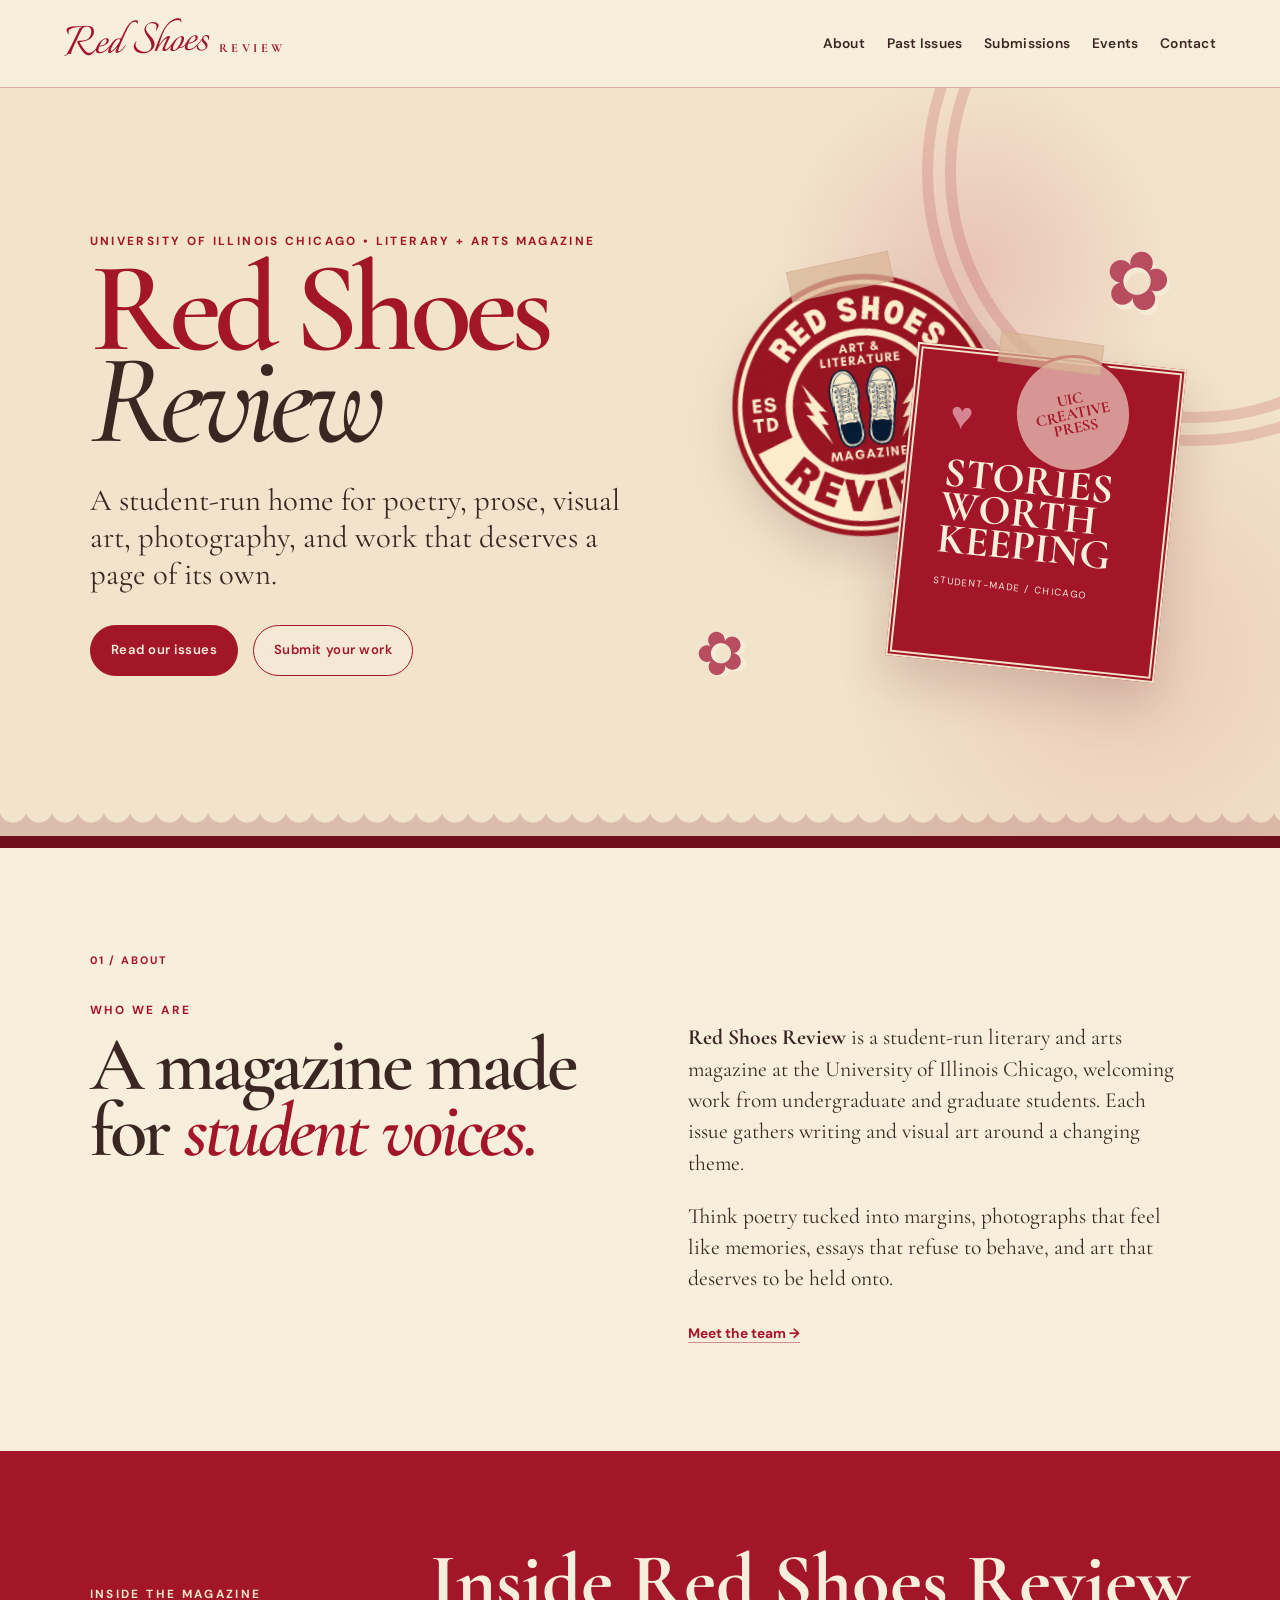
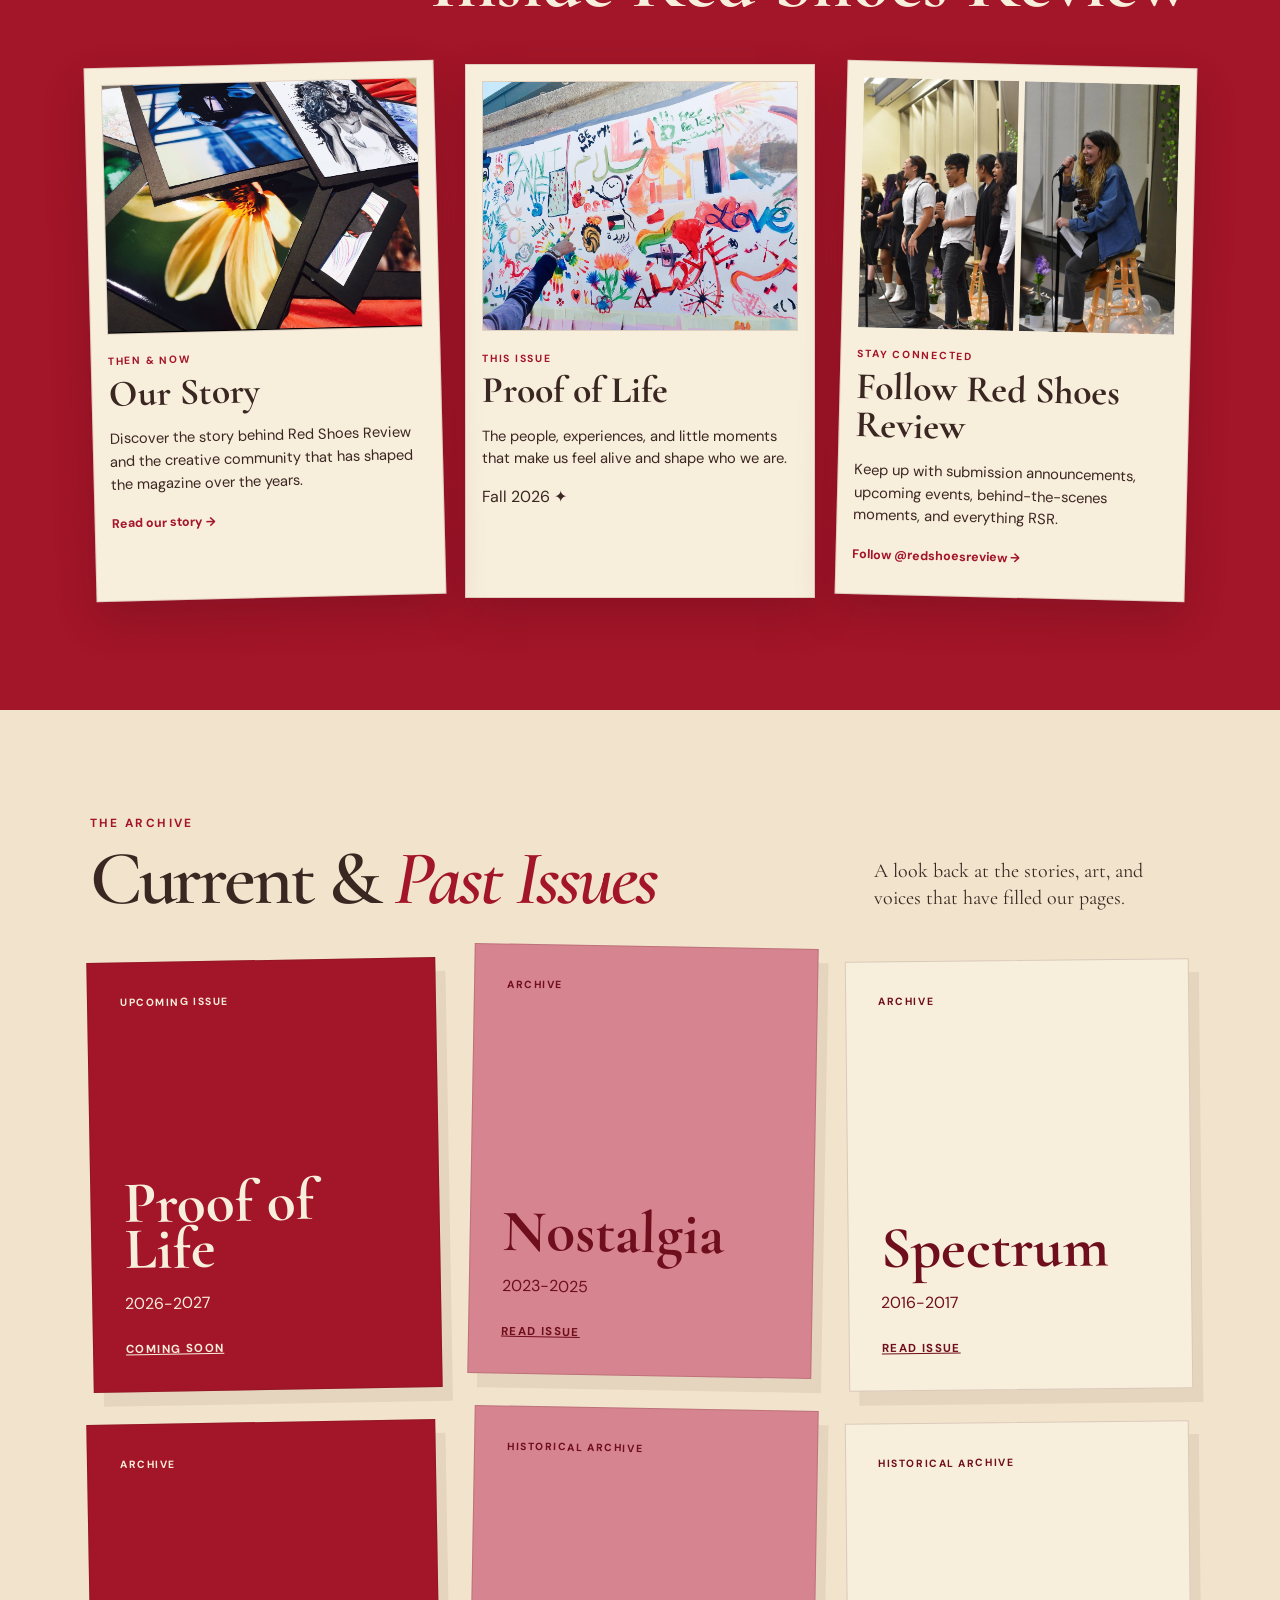
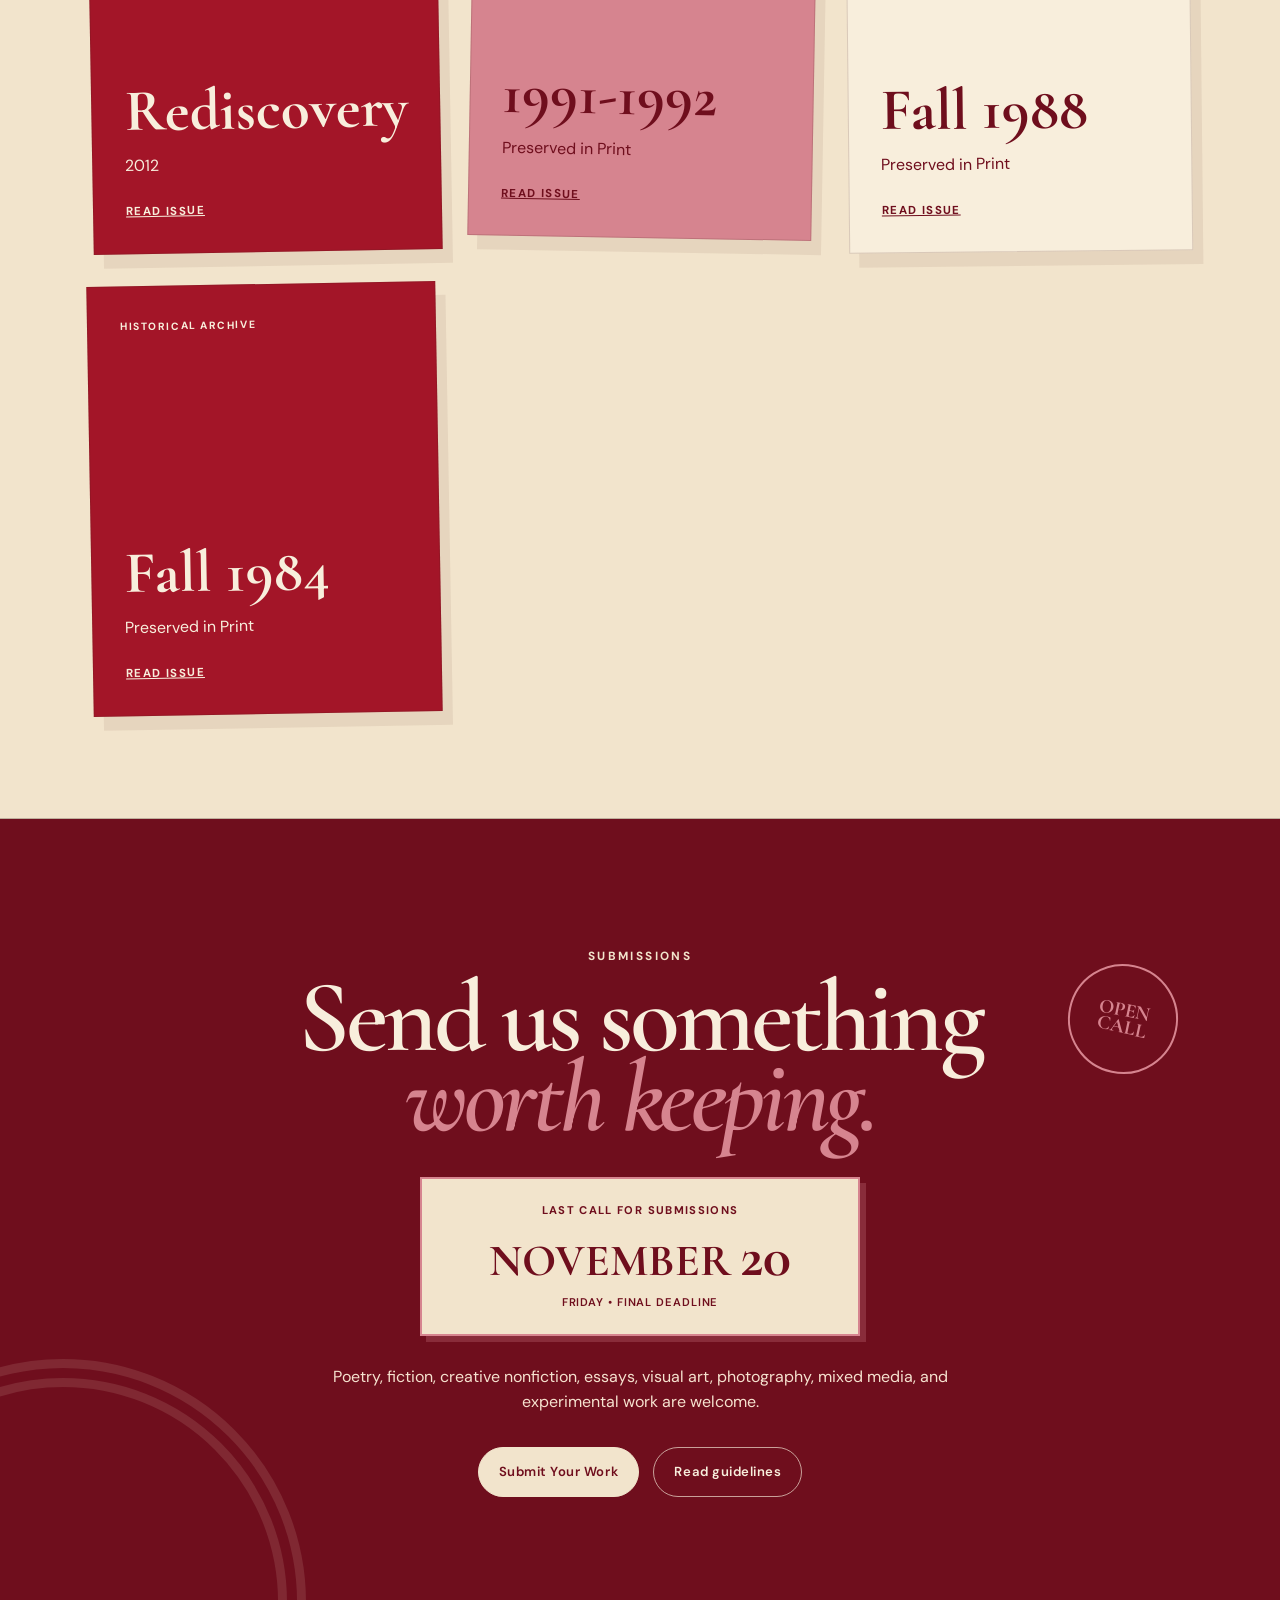
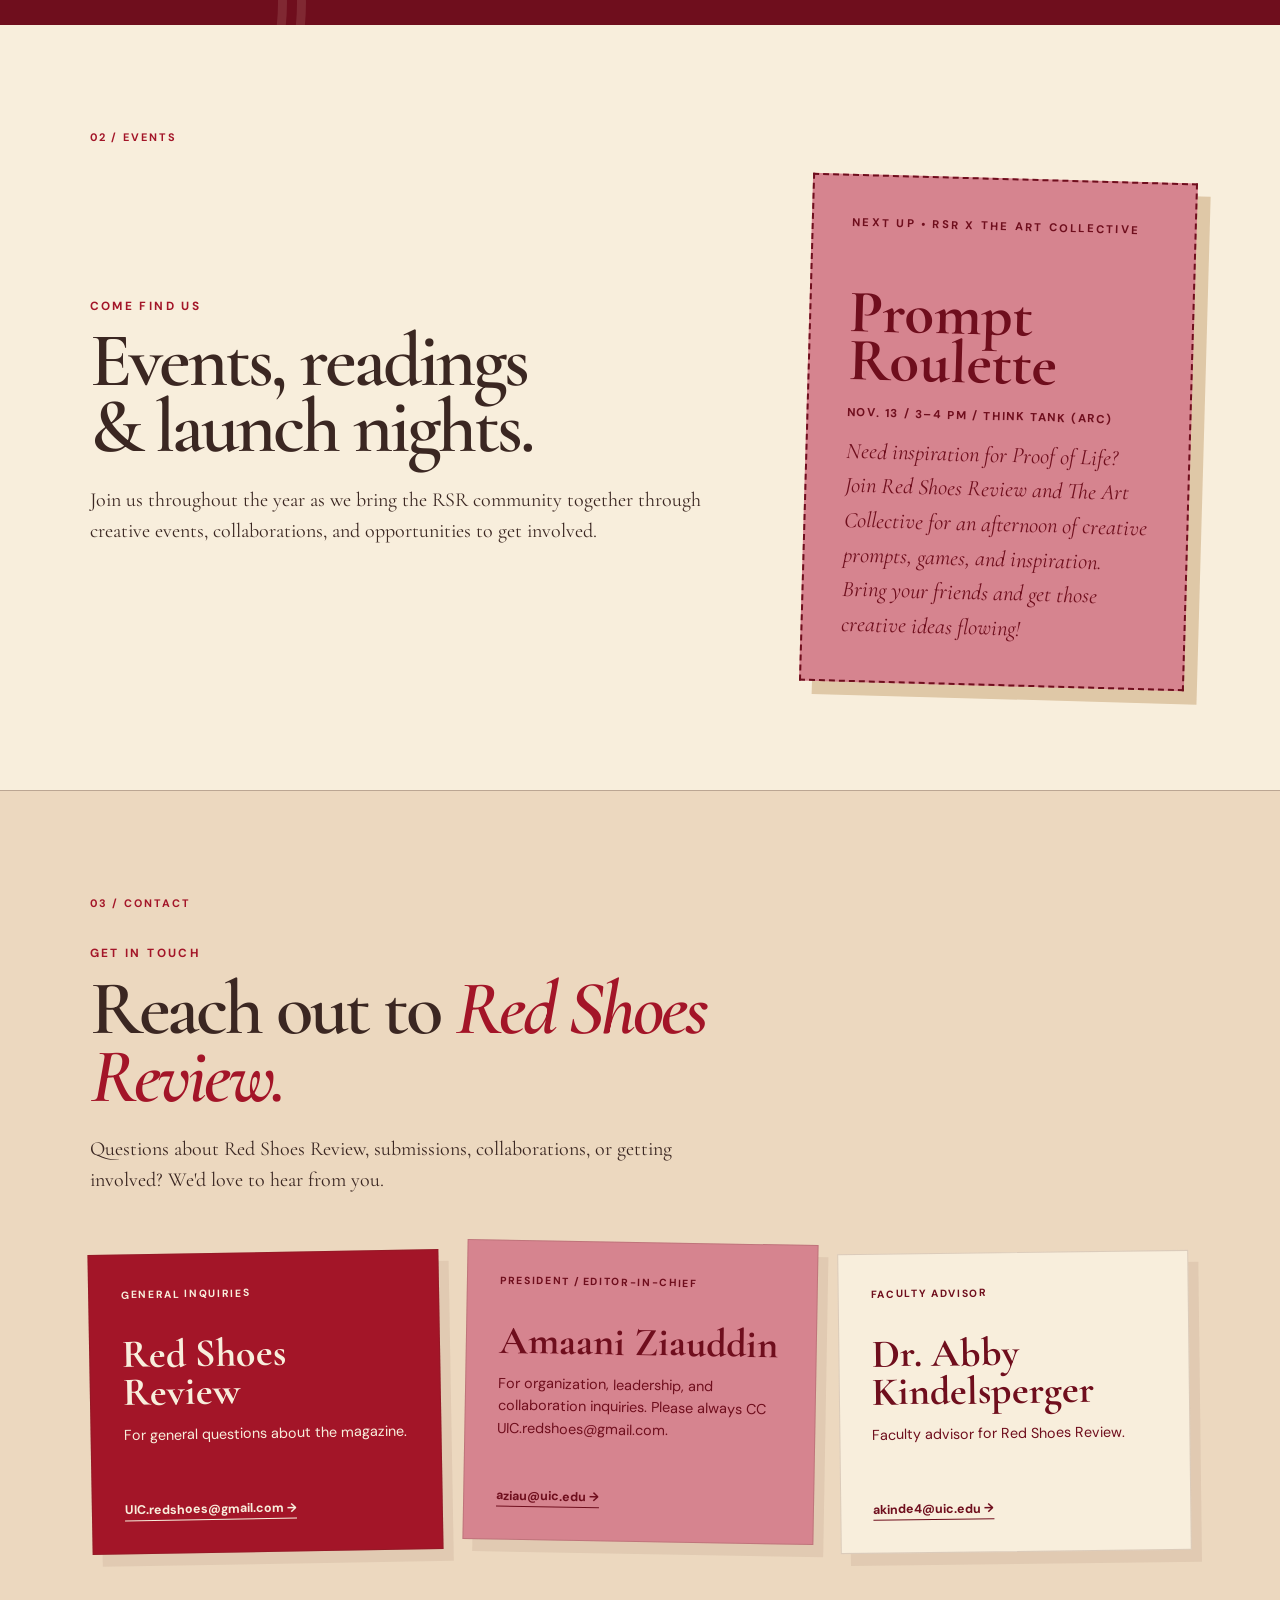
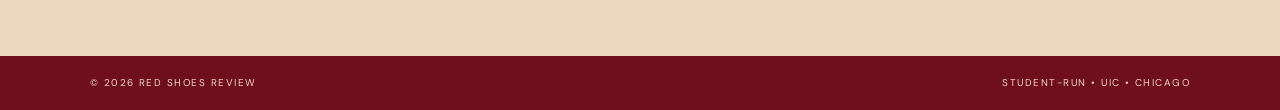
<file: index.html>
<!doctype html>
<html lang="en">
<head>
  <meta charset="utf-8" />
  <meta name="viewport" content="width=device-width, initial-scale=1" />
  <meta name="description" content="Red Shoes Review — UIC's student literary and arts magazine." />
  <title>Red Shoes Review</title>
  <link rel="preconnect" href="https://fonts.googleapis.com">
  <link rel="preconnect" href="https://fonts.gstatic.com" crossorigin>
  <link href="https://fonts.googleapis.com/css2?family=Cormorant+Garamond:ital,wght@0,500;0,600;0,700;1,600&family=DM+Sans:wght@400;500;600&family=Italianno&display=swap" rel="stylesheet">
  <style>
:root {
  --cream: #f2e4cc;
  --cream-light: #f8eedc;
  --cream-deep: #dfc8a7;
  --red: #a31528;
  --red-bright: #bf2037;
  --red-dark: #6f0e1d;
  --pink: #d6848f;
  --rose: #b84d60;
  --brown: #3b2722;
  --brown-soft: #6e5148;
  --line: rgba(59,39,34,.28);
  --shadow: rgba(77, 20, 27, .18);
}

* { box-sizing: border-box; }
html { scroll-behavior: smooth; }
body {
  margin: 0;
  color: var(--brown);
  background: var(--cream-light);
  font-family: "DM Sans", Arial, sans-serif;
  line-height: 1.55;
}
body::before {
  content: "";
  position: fixed;
  inset: 0;
  z-index: 100;
  pointer-events: none;
  opacity: .12;
  background-image:
    radial-gradient(rgba(74,46,35,.35) .45px, transparent .45px),
    radial-gradient(rgba(120,40,45,.16) .55px, transparent .55px);
  background-size: 4px 4px, 7px 7px;
  background-position: 0 0, 2px 1px;
  mix-blend-mode: multiply;
}
a { color: inherit; }

.site-header {
  position: sticky;
  top: 0;
  z-index: 50;
  min-height: 88px;
  padding: 14px 5vw;
  display: flex;
  justify-content: space-between;
  align-items: center;
  gap: 2rem;
  background: rgba(248, 238, 220, .96);
  border-bottom: 1px solid rgba(163,21,40,.3);
  backdrop-filter: blur(10px);
}
.logo { text-decoration: none; display: flex; align-items: baseline; gap: .6rem; color: var(--red); }
.logo-script { font-family: "Italianno", cursive; font-size: 3.25rem; line-height: .7; transform: rotate(-2deg); }
.logo-small { font-family: "Cormorant Garamond", serif; font-size: .78rem; font-weight: 700; letter-spacing: .28em; }
.nav { display: flex; gap: 1.35rem; align-items: center; }
.nav a { text-decoration: none; font-size: .86rem; font-weight: 600; letter-spacing: .02em; }
.nav a:hover { color: var(--red); }
.menu-toggle { display: none; border: 0; background: none; color: var(--red); font-size: 1.6rem; }

.hero {
  position: relative;
  min-height: 760px;
  overflow: hidden;
  padding: 7rem 7vw 8rem;
  display: grid;
  grid-template-columns: 1.05fr .95fr;
  align-items: center;
  gap: 5rem;
  background:
    radial-gradient(circle at 76% 24%, rgba(214,132,143,.35), transparent 18%),
    radial-gradient(circle at 88% 76%, rgba(191,32,55,.12), transparent 24%),
    var(--cream);
  border-bottom: 12px solid var(--red-dark);
}
.hero::before {
  content: "";
  position: absolute;
  width: 480px;
  height: 480px;
  right: -190px;
  top: -190px;
  border: 34px double rgba(163,21,40,.16);
  border-radius: 50%;
}
.kicker, .eyebrow { margin: 0 0 .8rem; color: var(--red); font-size: .74rem; font-weight: 700; letter-spacing: .2em; text-transform: uppercase; }
.hero h1 {
  margin: 0;
  font-family: "Cormorant Garamond", serif;
  font-size: clamp(5rem, 10vw, 9.7rem);
  font-weight: 600;
  line-height: .72;
  letter-spacing: -.055em;
  color: var(--brown);
}
.hero h1 .hero-red { color: var(--red); }
.hero h1 em { color: var(--brown); font-weight: 500; }
.hero-intro { max-width: 670px; margin: 2.2rem 0 0; font-family: "Cormorant Garamond", serif; font-size: clamp(1.35rem, 2.4vw, 2rem); line-height: 1.2; }
.hero-actions, .submit-buttons { display: flex; gap: .9rem; flex-wrap: wrap; margin-top: 2rem; }
.button { display: inline-block; text-decoration: none; border-radius: 999px; padding: .88rem 1.25rem; border: 1px solid var(--red); font-size: .82rem; font-weight: 600; letter-spacing: .04em; transition: .2s ease; }
.button.solid { color: var(--cream-light); background: var(--red); }
.button.solid:hover { background: var(--red-dark); transform: translateY(-2px); }
.button.outline { color: var(--red); background: rgba(248,238,220,.55); }
.button.outline:hover { background: #fff7e8; transform: translateY(-2px); }

.hero-art { min-height: 470px; position: relative; }
.paper-card { position: absolute; background: var(--cream-light); border: 1px solid rgba(90,46,37,.18); box-shadow: 0 22px 50px var(--shadow); }
.card-a { width: 290px; height: 390px; left: 2%; top: 8%; padding: 1.3rem; transform: rotate(-7deg); }
.card-a::before { content:""; position:absolute; inset:12px; border:2px solid var(--red); opacity:.55; }
.tiny-type { position: relative; z-index: 1; color: var(--red); font-size: .62rem; letter-spacing: .2em; }
.big-r { position: relative; z-index:1; margin-top: 2rem; font-family: "Cormorant Garamond", serif; color: var(--red); font-size: 14rem; line-height: .72; text-align: center; font-style: italic; }
.scribble { position: absolute; z-index:1; bottom: 1.8rem; left: 2rem; font-family: "Italianno", cursive; color: var(--red-dark); font-size: 2rem; transform: rotate(-3deg); }
.card-b { width: 270px; height: 315px; right: 4%; bottom: 4%; padding: 2.1rem; background: var(--red); color: var(--cream-light); transform: rotate(6deg); border: 6px double var(--cream); }
.card-b p { margin: .7rem 0; font-family: "Cormorant Garamond", serif; font-size: 2.65rem; font-weight: 700; line-height: .78; }
.card-b span { font-size: .6rem; letter-spacing: .15em; text-transform: uppercase; }
.shoe-mark { font-size: 2.4rem; color: var(--pink); }
.tape { position: absolute; width: 104px; height: 31px; background: rgba(218,183,151,.72); box-shadow: inset 0 0 0 1px rgba(100,61,42,.08); }
.tape-one { left: 17%; top: 9%; transform: rotate(-12deg); }
    .tape-two {
  right: 18%;
  bottom: 68%;
  transform: rotate(8deg);
  z-index: 5;
}
.flower { position: absolute; color: var(--rose); font-size: 5rem; text-shadow: 4px 4px 0 rgba(248,238,220,.7); }
.flower-one { right: 4%; top: 0; transform: rotate(14deg); }
.flower-two { left: -2%; bottom: -2%; font-size: 3.7rem; transform: rotate(-19deg); }
.stamp { position: absolute; right: 12%; top: 29%; width: 118px; height: 118px; border: 3px solid var(--red); border-radius: 50%; display:grid; place-items:center; text-align:center; color: var(--red); font-family: "Cormorant Garamond", serif; font-weight:700; line-height: .9; transform: rotate(-12deg); background: rgba(248,238,220,.6); }
.scallop { position:absolute; left:0; right:0; bottom:-1px; height:26px; background: radial-gradient(circle at 13px -2px, transparent 13px, var(--red-dark) 14px) 0 0/26px 26px repeat-x; opacity:.18; }
.logo-card {
  position: absolute;
  width: 300px;
  height: 300px;
  left: 2%;
  top: 8%;
  transform: rotate(-6deg);
  filter: drop-shadow(0 22px 25px rgba(77,20,27,.18));
}

.logo-card img {
  width: 100%;
  height: 100%;
  object-fit: contain;
  display: block;
}
.section { padding: 6.5rem 7vw; }
.section-label { color: var(--red); font-size: .68rem; font-weight:700; letter-spacing:.18em; margin-bottom: 2rem; }
.intro-section { background: var(--cream-light); }
.intro-grid { display:grid; grid-template-columns: 1fr 1fr; gap: 6rem; }
.intro-grid h2, .issues-head h2, .events-grid h2, .media-heading h2 { margin:0; font-family: "Cormorant Garamond", serif; font-size: clamp(3.2rem, 6vw, 6.7rem); line-height:.86; font-weight:600; letter-spacing:-.04em; color: var(--brown); }
.intro-grid h2 em, .issues-head h2 em, .media-heading h2 em { color: var(--red); }
.intro-text { max-width: 610px; font-family: "Cormorant Garamond", serif; font-size: 1.35rem; line-height:1.45; }
.text-link { color: var(--red); font-family: "DM Sans", sans-serif; font-size:.86rem; font-weight:700; text-decoration:none; border-bottom:1px solid rgba(163,21,40,.45); }

.feature-band { padding: 6rem 7vw 7rem; background: var(--red); color: var(--cream-light); }
.feature-heading { display:flex; justify-content:space-between; gap:2rem; align-items:end; margin-bottom:3rem; }
.feature-heading h2 { margin:0; font-family:"Cormorant Garamond",serif; font-size:clamp(3.4rem,6vw,6rem); line-height:.9; }
.eyebrow.light { color: var(--cream); }
.feature-grid { display:grid; grid-template-columns:repeat(3,1fr); gap:1.6rem; }
.feature-card { background: var(--cream-light); color:var(--brown); padding:1rem 1rem 1.7rem; box-shadow:0 18px 40px rgba(56,7,16,.22); border:1px solid rgba(117,25,35,.16); }
.tilt-left { transform: rotate(-1.4deg); }
.tilt-right { transform: rotate(1.4deg); }
.image-placeholder { min-height:250px; display:grid; place-items:center; border:1px solid rgba(90,46,37,.16); font-family:"Cormorant Garamond",serif; font-size:2.6rem; line-height:.8; text-align:center; }
.issue-image { background: linear-gradient(135deg,var(--red-dark),var(--rose)); color:var(--cream-light); }
.event-image { background: linear-gradient(135deg,#d9ad86,#bd6f70); color:var(--red-dark); }
.archive-image { background: linear-gradient(135deg,#d9b5b7,var(--cream-deep)); color:var(--red-dark); }
.card-kicker { margin:1.2rem 0 .35rem; color:var(--red); font-size:.65rem; font-weight:700; letter-spacing:.17em; }
.feature-card h3 { margin:.15rem 0 .5rem; font-family:"Cormorant Garamond",serif; font-size:2.35rem; line-height:1; }
.feature-card p:not(.card-kicker) { font-size:.92rem; }
.feature-card a { color:var(--red); font-weight:700; font-size:.78rem; text-decoration:none; }

.issues-section { background: var(--cream); border-bottom:1px solid var(--line); }
.issues-head { display:grid; grid-template-columns:1fr .45fr; gap:5rem; align-items:end; margin-bottom:3rem; }
.side-note { margin:0; font-family:"Cormorant Garamond",serif; font-size:1.25rem; line-height:1.35; }
.issue-shelf { display:grid; grid-template-columns:repeat(3,1fr); gap:2rem; align-items:end; }
.issue-card { min-height:430px; padding:2rem; display:flex; flex-direction:column; justify-content:flex-end; box-shadow:10px 14px 0 rgba(91,38,35,.08); border:1px solid rgba(80,37,32,.18); }
.issue-card h3 { margin:0 0 1rem; font-family:"Cormorant Garamond",serif; font-size:3.7rem; line-height:.78; }
.issue-card p { margin:.25rem 0 1.5rem; }
.issue-card a { align-self:flex-start; font-size:.72rem; font-weight:700; letter-spacing:.12em; }
.issue-number { margin-bottom:auto; font-size:.65rem; font-weight:700; letter-spacing:.15em; }
.issue-red { background:var(--red); color:var(--cream-light); transform:rotate(-1deg); }
.issue-pink { background:var(--pink); color:var(--red-dark); transform:translateY(-14px) rotate(1deg); }
.issue-cream { background:var(--cream-light); color:var(--red-dark); transform:rotate(-.6deg); }

.submit-section { position:relative; overflow:hidden; padding:8rem 7vw; text-align:center; background:var(--red-dark); color:var(--cream-light); }
.submit-section::after { content:""; position:absolute; width:430px; height:430px; border:28px double rgba(242,228,204,.12); border-radius:50%; left:-180px; bottom:-220px; pointer-events:none; }.submit-section h2 { margin:.3rem auto 1rem; font-family:"Cormorant Garamond",serif; font-size:clamp(4rem,8vw,8.2rem); font-weight:600; line-height:.78; letter-spacing:-.04em; }
.submit-section h2 em { color:var(--pink); }
.submit-copy { max-width:660px; margin:1.8rem auto 0; color:#f6e2cf; }
.submit-buttons { justify-content:center; }
.button.cream { background:var(--cream); border-color:var(--cream); color:var(--red-dark); }
.button.ghost { border-color:rgba(248,238,220,.65); color:var(--cream-light); }
.submit-stamp { position:absolute; right:8%; top:18%; width:110px; height:110px; border:2px solid var(--pink); border-radius:50%; display:grid; place-items:center; color:var(--pink); font-family:"Cormorant Garamond",serif; font-size:1.25rem; font-weight:700; line-height:.85; transform:rotate(12deg); }

.events-section { background:var(--cream-light); }
.events-grid { display:grid; grid-template-columns:1fr .62fr; gap:6rem; align-items:center; }
.body-copy { max-width:620px; margin-top:1.6rem; font-family:"Cormorant Garamond",serif; font-size:1.25rem; }
.event-ticket { padding:2.4rem; min-height:360px; background:var(--pink); color:var(--red-dark); border:2px dashed var(--red-dark); box-shadow:13px 13px 0 var(--cream-deep); transform:rotate(1.6deg); }
.ticket-top { font-size:.7rem; letter-spacing:.2em; font-weight:700; }
.event-ticket h3 { margin:3.5rem 0 1.2rem; font-family:"Cormorant Garamond",serif; font-size:3.8rem; line-height:.8; }
.event-ticket p { font-size:.72rem; font-weight:700; letter-spacing:.14em; }
.event-ticket span { font-family:"Cormorant Garamond",serif; font-style:italic; font-size:1.4rem; }

.contact-directory {
  background: #ecd8bf;
  border-top: 1px solid var(--line);
}

.contact-directory-head {
  max-width: 760px;
  margin-bottom: 3.5rem;
}

.contact-directory-head h2 {
  margin: 0;
  font-family: "Cormorant Garamond", serif;
  font-size: clamp(3.4rem, 6vw, 6.5rem);
  line-height: .88;
  font-weight: 600;
  letter-spacing: -.04em;
  color: var(--brown);
}

.contact-directory-head h2 em {
  color: var(--red);
}

.contact-directory-head > p:last-child {
  max-width: 620px;
  margin-top: 1.5rem;
  font-family: "Cormorant Garamond", serif;
  font-size: 1.25rem;
}

.contact-card-grid {
  display: grid;
  grid-template-columns: repeat(3, 1fr);
  gap: 1.5rem;
  align-items: stretch;
}

.contact-card {
  min-height: 300px;
  padding: 2rem;
  display: flex;
  flex-direction: column;
  border: 1px solid rgba(90,46,37,.18);
  box-shadow: 10px 12px 0 rgba(91,38,35,.08);
}

.contact-card-red {
  background: var(--red);
  color: var(--cream-light);
  transform: rotate(-1deg);
}

.contact-card-pink {
  background: var(--pink);
  color: var(--red-dark);
  transform: translateY(-10px) rotate(1deg);
}

.contact-card-cream {
  background: var(--cream-light);
  color: var(--red-dark);
  transform: rotate(-.7deg);
}

.contact-role {
  margin: 0 0 2rem;
  font-size: .65rem;
  font-weight: 700;
  letter-spacing: .16em;
}

.contact-card h3 {
  margin: 0 0 .8rem;
  font-family: "Cormorant Garamond", serif;
  font-size: 2.5rem;
  line-height: .95;
}

.contact-description {
  margin: 0 0 2rem;
  font-size: .9rem;
}

.contact-card a {
  margin-top: auto;
  color: inherit;
  font-size: .78rem;
  font-weight: 700;
  text-decoration: none;
  border-bottom: 1px solid currentColor;
  align-self: flex-start;
}

.contact-section { padding:5rem 7vw; display:flex; justify-content:space-between; gap:4rem; align-items:end; background:var(--red); color:var(--cream-light); }
.contact-section h2 { margin:0; font-family:"Italianno",cursive; font-size:5.3rem; font-weight:400; line-height:.8; }
.contact-section p { margin:.5rem 0 0; }
.contact-links { display:flex; gap:1.2rem; flex-wrap:wrap; }
.contact-links a { color:var(--cream-light); text-decoration:none; border-bottom:1px solid rgba(248,238,220,.55); font-size:.85rem; }
footer { display:flex; justify-content:space-between; gap:1rem; padding:1.2rem 7vw; background:var(--red-dark); color:#edd9c5; font-size:.62rem; letter-spacing:.15em; }

@media (max-width: 950px) {
  .menu-toggle { display:block; }
  .nav { display:none; position:absolute; top:100%; left:0; right:0; padding:1.2rem 5vw 1.6rem; background:var(--cream-light); border-bottom:1px solid rgba(163,21,40,.22); flex-direction:column; align-items:flex-start; }
  .nav.open { display:flex; }
  .hero { grid-template-columns:1fr; padding-top:5rem; gap:3rem; }
  .hero-art { min-height:430px; max-width:600px; width:100%; }
  .feature-grid, .issue-shelf { grid-template-columns:1fr; }
  .contact-card-grid {
  grid-template-columns: 1fr;
}

.contact-card,
.contact-card-red,
.contact-card-pink,
.contact-card-cream {
  transform: none;
}
  .feature-card, .tilt-left, .tilt-right { transform:none; }
  .issue-card { min-height:350px; transform:none; }
  .issue-pink { transform:none; }
  .intro-grid, .issues-head, .events-grid, .media-heading { grid-template-columns:1fr; gap:2rem; }
  .media-grid { grid-template-columns:1fr 1fr; }
  .submit-stamp { position:static; margin:0 auto 2rem; }
}

@media (max-width: 620px) {
  .site-header { min-height:74px; }
  .logo-script { font-size:2.65rem; }
  .logo-small {
  display: inline;
  font-size: .68rem;
  letter-spacing: .22em;
}
  .hero { min-height:auto; padding:4.5rem 6vw 6rem; }
  .hero h1 { font-size:clamp(4.4rem,21vw,7rem); }
  .hero-intro { font-size:1.25rem; }
  .hero-art { min-height:380px; }
  .logo-card {
  width: 190px;
  height: 190px;
}
  .tape-one {
  left: 15%;
  top: 9%;
  width: 90px;
  height: 27px;
}

.tape-two {
  right: 14%;
  bottom: 63%;
  width: 90px;
  height: 27px;
}
  .card-a { width:220px; height:300px; }
  .big-r { font-size:10rem; }
  .card-b { width:205px; height:245px; padding:1.4rem; }
  .card-b p { font-size:2rem; }
  .stamp { display:none; }
  .section, .feature-band { padding:5rem 6vw; }
  .feature-heading { display:block; }
  .media-grid { grid-template-columns:1fr; }
  .contact-section, footer { flex-direction:column; align-items:flex-start; }
  .contact-section h2 { font-size:4.2rem; }
}
.submit-buttons {
  position: relative;
  z-index: 10;
}

.submit-buttons a {
  position: relative;
  z-index: 11;
  pointer-events: auto;
  touch-action: manipulation;
}

.submit-stamp {
  pointer-events: none;
}
 
  /* Feature card photographs */
.feature-photo {
  width: 100%;
  height: 250px;
  object-fit: cover;
  display: block;
  border: 1px solid rgba(90,46,37,.16);
}

/* Two photographs in the Follow RSR card */
.feature-photo-pair {
  display: grid;
  grid-template-columns: 1fr 1fr;
  gap: 6px;
  height: 250px;
  overflow: hidden;
}

.feature-photo-pair img {
  width: 100%;
  height: 250px;
  min-width: 0;
  object-fit: cover;
  object-position: center 35%;
  display: block;
}

</style>
</head>
<body>

  <header class="site-header">
    <a class="logo" href="#home" aria-label="Red Shoes Review home">
      <span class="logo-script">Red Shoes</span>
      <span class="logo-small">REVIEW</span>
    </a>
    <button class="menu-toggle" aria-label="Open navigation" aria-expanded="false">☰</button>
    <nav class="nav" aria-label="Main navigation">
      <a href="#about">About</a>
      <a href="#issues">Past Issues</a>
      <a href="#submissions">Submissions</a>
      <a href="#events">Events</a>
      <a href="#contact">Contact</a>
    </nav>
  </header>

  <main>
    <section id="home" class="hero">
      <div class="hero-copy">
        <p class="kicker">UNIVERSITY OF ILLINOIS CHICAGO • LITERARY + ARTS MAGAZINE</p>
        <h1><span class="hero-red">Red Shoes</span><br><em>Review</em></h1>
        <p class="hero-intro">A student-run home for poetry, prose, visual art, photography, and work that deserves a page of its own.</p>
        <div class="hero-actions">
          <a class="button solid" href="#issues">Read our issues</a>
          <a class="button outline" href="#submissions">Submit your work</a>
        </div>
      </div>
<div class="hero-art" aria-hidden="true">
      <div class="logo-card">
  <img src="rsr-logo.png" alt="Red Shoes Review logo">
</div>
  <div class="tape tape-two"></div>
        <div class="paper-card card-b">
          <div class="shoe-mark">♥</div>
          <p>STORIES<br>WORTH<br>KEEPING</p>
          <span>student-made / chicago</span>
        </div>
        <div class="tape tape-one"></div>
        <div class="flower flower-one">✿</div>
        <div class="flower flower-two">✿</div>
        <div class="stamp">UIC<br>CREATIVE<br>PRESS</div>
      </div>
      <div class="scallop" aria-hidden="true"></div>
    </section>

    <section id="about" class="section intro-section">
      <div class="section-label">01 / ABOUT</div>
      <div class="intro-grid">
        <div>
          <p class="eyebrow">WHO WE ARE</p>
          <h2>A magazine made for <em>student voices.</em></h2>
        </div>
        <div class="intro-text">
          <p><strong>Red Shoes Review</strong> is a student-run literary and arts magazine at the University of Illinois Chicago, welcoming work from undergraduate and graduate students. Each issue gathers writing and visual art around a changing theme.</p>
          <p>Think poetry tucked into margins, photographs that feel like memories, essays that refuse to behave, and art that deserves to be held onto.</p>
          <a class="text-link" href="team.html">Meet the team →</a>
        </div>
      </div>
    </section>

   <section class="feature-band">
  <div class="feature-heading">
    <p class="eyebrow light">INSIDE THE MAGAZINE</p>
    <h2>Inside Red Shoes Review</h2>
  </div>

<div class="feature-grid">

  <!-- OUR STORY -->
  <article class="feature-card tilt-left">
    <img
      src="frame.jpg"
      alt="Framed student artwork and photography"
      class="feature-photo"
      loading="lazy"
    >

    <p class="card-kicker">THEN & NOW</p>
    <h3>Our Story</h3>

    <p>
      Discover the story behind Red Shoes Review and the creative
      community that has shaped the magazine over the years.
    </p>

    <a href="story.html">Read our story →</a>
  </article>

  <!-- CURRENT THEME -->
  <article class="feature-card">
    <img
      src="mural.jpg"
      alt="Colorful collaborative art mural"
      class="feature-photo"
      loading="lazy"
    >

    <p class="card-kicker">THIS ISSUE</p>
    <h3>Proof of Life</h3>

    <p>
      The people, experiences, and little moments that make us
      feel alive and shape who we are.
    </p>

    <span class="card-link">Fall 2026 ✦</span>
  </article>

  <!-- FOLLOW RSR -->
  <article class="feature-card tilt-right">
    <div class="feature-photo-pair">
      <img
        src="event1.jpg"
        alt="Students performing together at a creative event"
        loading="lazy"
      >
      <img
        src="event2.jpg"
        alt="Student performer speaking into a microphone"
        loading="lazy"
      >
    </div>

    <p class="card-kicker">STAY CONNECTED</p>
    <h3>Follow Red Shoes Review</h3>

    <p>
      Keep up with submission announcements, upcoming events,
      behind-the-scenes moments, and everything RSR.
    </p>

    <a
      href="https://www.instagram.com/redshoesreview/"
      target="_blank"
      rel="noopener noreferrer"
    >
      Follow @redshoesreview →
    </a>
  </article>

</div>

</section>

    <section id="issues" class="section issues-section">
      <div class="issues-head">
        <div>
          <p class="eyebrow">THE ARCHIVE</p>
          <h2>Current & <em>Past Issues</em></h2>
     </div>
<p class="side-note">A look back at the stories, art, and voices that have filled our pages.</p>
</div>
      
<div class="issue-shelf">

  <article class="issue-card issue-red">
    <div class="issue-number">UPCOMING ISSUE</div>
    <h3>Proof of<br>Life</h3>
    <p>2026-2027</p>
    <a href="#">COMING SOON</a>
  </article>

  <article class="issue-card issue-pink">
    <div class="issue-number">ARCHIVE</div>
    <h3>Nostalgia</h3>
    <p>2023-2025</p>
    <a href="https://drive.google.com/file/d/1RnY9M354NFLuRtdFktSdixwep2SjSFGG/view?usp=sharing" target="_blank">READ ISSUE</a>
  </article>

  <article class="issue-card issue-cream">
    <div class="issue-number">ARCHIVE</div>
    <h3>Spectrum</h3>
    <p>2016-2017</p>
    <a href="https://drive.google.com/file/d/15fNDmJ6k6KvE8cC0KLzb0HQ23YBHxBeD/view?usp=sharing" target="_blank">READ ISSUE</a>
  </article>

  <article class="issue-card issue-red">
    <div class="issue-number">ARCHIVE</div>
    <h3>Rediscovery</h3>
    <p>2012</p>
    <a href="https://drive.google.com/file/d/1lkYy0Nb-58n5sFuaYPaM2UWgAz5dfUJW/view?usp=sharing" target="_blank">READ ISSUE</a>
  </article>

  <article class="issue-card issue-pink">
    <div class="issue-number">HISTORICAL ARCHIVE</div>
    <h3>1991-1992</h3>
    <p>Preserved in Print</p>
    <a href="https://drive.google.com/file/d/1gOXX9QXAvdQdhFoCY-P0DZy2JFzbGlqi/view?usp=sharing" target="_blank">READ ISSUE</a>
  </article>

  <article class="issue-card issue-cream">
    <div class="issue-number">HISTORICAL ARCHIVE</div>
    <h3>Fall 1988</h3>
    <p>Preserved in Print</p>
    <a href="https://drive.google.com/file/d/1urILhbvZp-N-h-5QSbr2a7ilYIwz2boj/view?usp=sharing" target="_blank">READ ISSUE</a>
  </article>

  <article class="issue-card issue-red">
    <div class="issue-number">HISTORICAL ARCHIVE</div>
    <h3>Fall 1984</h3>
    <p>Preserved in Print</p>
    <a href="https://drive.google.com/file/d/1l_7Qtk6-scWSlAb09eIxO_bOx3RqDXeX/view?usp=sharing" target="_blank">READ ISSUE</a>
  </article>

</div>

    </section>

    

<section id="submissions" class="submit-section">

  <div class="submit-stamp">OPEN<br>CALL</div>

  <p class="eyebrow light">SUBMISSIONS</p>

  <h2>Send us something<br><em>worth keeping.</em></h2>

  <!-- CLICKABLE DEADLINE ANNOUNCEMENT -->
  <a
    href="https://forms.gle/UVYysP1VeEr8FK5Q9"
    target="_blank"
    rel="noopener noreferrer"
    aria-label="Submit your work by November 20"
    style="
      display: flex;
      flex-direction: column;
      align-items: center;
      justify-content: center;
      gap: 0.35rem;
      width: min(100%, 440px);
      margin: 2.5rem auto 1.8rem;
      padding: clamp(0.9rem, 3vw, 1.4rem);
      background: #f2e4cc;
      color: #6f0e1d;
      border: 2px solid #d6848f;
      text-align: center;
      text-decoration: none;
      cursor: pointer;
      box-shadow: 6px 6px 0 rgba(214,132,143,.25);
    "
  >

    <span style="
      font-family: 'DM Sans', sans-serif;
      font-size: clamp(0.55rem, 1.6vw, 0.7rem);
      font-weight: 700;
      letter-spacing: 0.12em;
    ">
      LAST CALL FOR SUBMISSIONS
    </span>

    <strong style="
      display: flex;
      align-items: baseline;
      justify-content: center;
      gap: 0.2em;
      width: 100%;
      font-family: 'Cormorant Garamond', serif;
      font-size: clamp(1.45rem, 4vw, 2.8rem);
      font-weight: 700;
      line-height: 1.1;
      white-space: nowrap;
    ">
      <span>NOVEMBER</span>
      <span style="font-size: 1.3em;">20</span>
    </strong>

    <small style="
      font-family: 'DM Sans', sans-serif;
      font-size: clamp(0.55rem, 1.5vw, 0.7rem);
      font-weight: 600;
      letter-spacing: 0.08em;
    ">
      FRIDAY • FINAL DEADLINE
    </small>

  </a>

  <!-- SUBMISSION CATEGORIES -->
  <p class="submit-copy">
    Poetry, fiction, creative nonfiction, essays,
    visual art, photography, mixed media, and
    experimental work are welcome.
  </p>

  <!-- SUBMISSION BUTTONS -->
  <div class="submit-buttons">

    <a
      class="button cream"
      href="https://forms.gle/UVYysP1VeEr8FK5Q9"
      target="_blank"
      rel="noopener noreferrer"
    >
      Submit Your Work
    </a>

    <a
      class="button ghost"
      href="https://docs.google.com/document/d/1TdY7Ooo_0HqhawLpr9X0P1zv04_hITHsDZ4DJjEVTZA/edit?usp=sharing"
      target="_blank"
      rel="noopener noreferrer"
    >
      Read guidelines
    </a>

  </div>

</section>


    <section id="events" class="section events-section">
      <div class="section-label">02 / EVENTS</div>
      <div class="events-grid">
        <div>
          <p class="eyebrow">COME FIND US</p>
          <h2>Events, readings<br>& launch nights.</h2>
          <p class="body-copy">Join us throughout the year as we bring the RSR community together through creative events, collaborations, and opportunities to get involved.</p>
        </div>
        
<div class="event-ticket">
  <div class="ticket-top">NEXT UP • RSR X THE ART COLLECTIVE</div>
  <h3>Prompt<br>Roulette</h3>
  <p>NOV. 13 / 3–4 PM / THINK TANK (ARC)</p>
  <span>Need inspiration for Proof of Life? Join Red Shoes Review and The Art Collective for an afternoon of creative prompts, games, and inspiration. Bring your friends and get those creative ideas flowing!</span>
</div>

      </div>
    </section>

    <section id="contact" class="section contact-directory">

  <div class="section-label">03 / CONTACT</div>

  <div class="contact-directory-head">
    <p class="eyebrow">GET IN TOUCH</p>
    <h2>Reach out to <em>Red Shoes Review.</em></h2>
    <p>
      Questions about Red Shoes Review, submissions, collaborations,
      or getting involved? We'd love to hear from you.
    </p>
  </div>

  <div class="contact-card-grid">

    <article class="contact-card contact-card-red">
      <p class="contact-role">GENERAL INQUIRIES</p>
      <h3>Red Shoes Review</h3>
      <p class="contact-description">For general questions about the magazine.</p>
      <a href="mailto:UIC.redshoes@gmail.com">
        UIC.redshoes@gmail.com →
      </a>
    </article>

    <article class="contact-card contact-card-pink">
      <p class="contact-role">PRESIDENT / EDITOR-IN-CHIEF</p>
      <h3>Amaani Ziauddin</h3>
      <p class="contact-description">
  For organization, leadership, and collaboration inquiries. Please always CC UIC.redshoes@gmail.com.
</p>
      <a href="mailto:aziau@uic.edu?cc=UIC.redshoes@gmail.com">
  aziau@uic.edu →
</a>
    </article>

    <article class="contact-card contact-card-cream">
      <p class="contact-role">FACULTY ADVISOR</p>
      <h3>Dr. Abby Kindelsperger</h3>
      <p class="contact-description">Faculty advisor for Red Shoes Review.</p>
      <a href="mailto:akinde4@uic.edu">
        akinde4@uic.edu →
      </a>
    </article>

  </div>

</section>

    

  <footer>
    <span>© 2026 RED SHOES REVIEW</span>
    <span>STUDENT-RUN • UIC • CHICAGO</span>
  </footer>

  <script>
const toggle = document.querySelector('.menu-toggle');
const nav = document.querySelector('.nav');

if (toggle && nav) {
  toggle.addEventListener('click', () => {
    const open = nav.classList.toggle('open');
    toggle.setAttribute('aria-expanded', String(open));
  });

  nav.querySelectorAll('a').forEach(link => link.addEventListener('click', () => {
    nav.classList.remove('open');
    toggle.setAttribute('aria-expanded', 'false');
  }));
}

  </script>
</body>
</html>
</file>
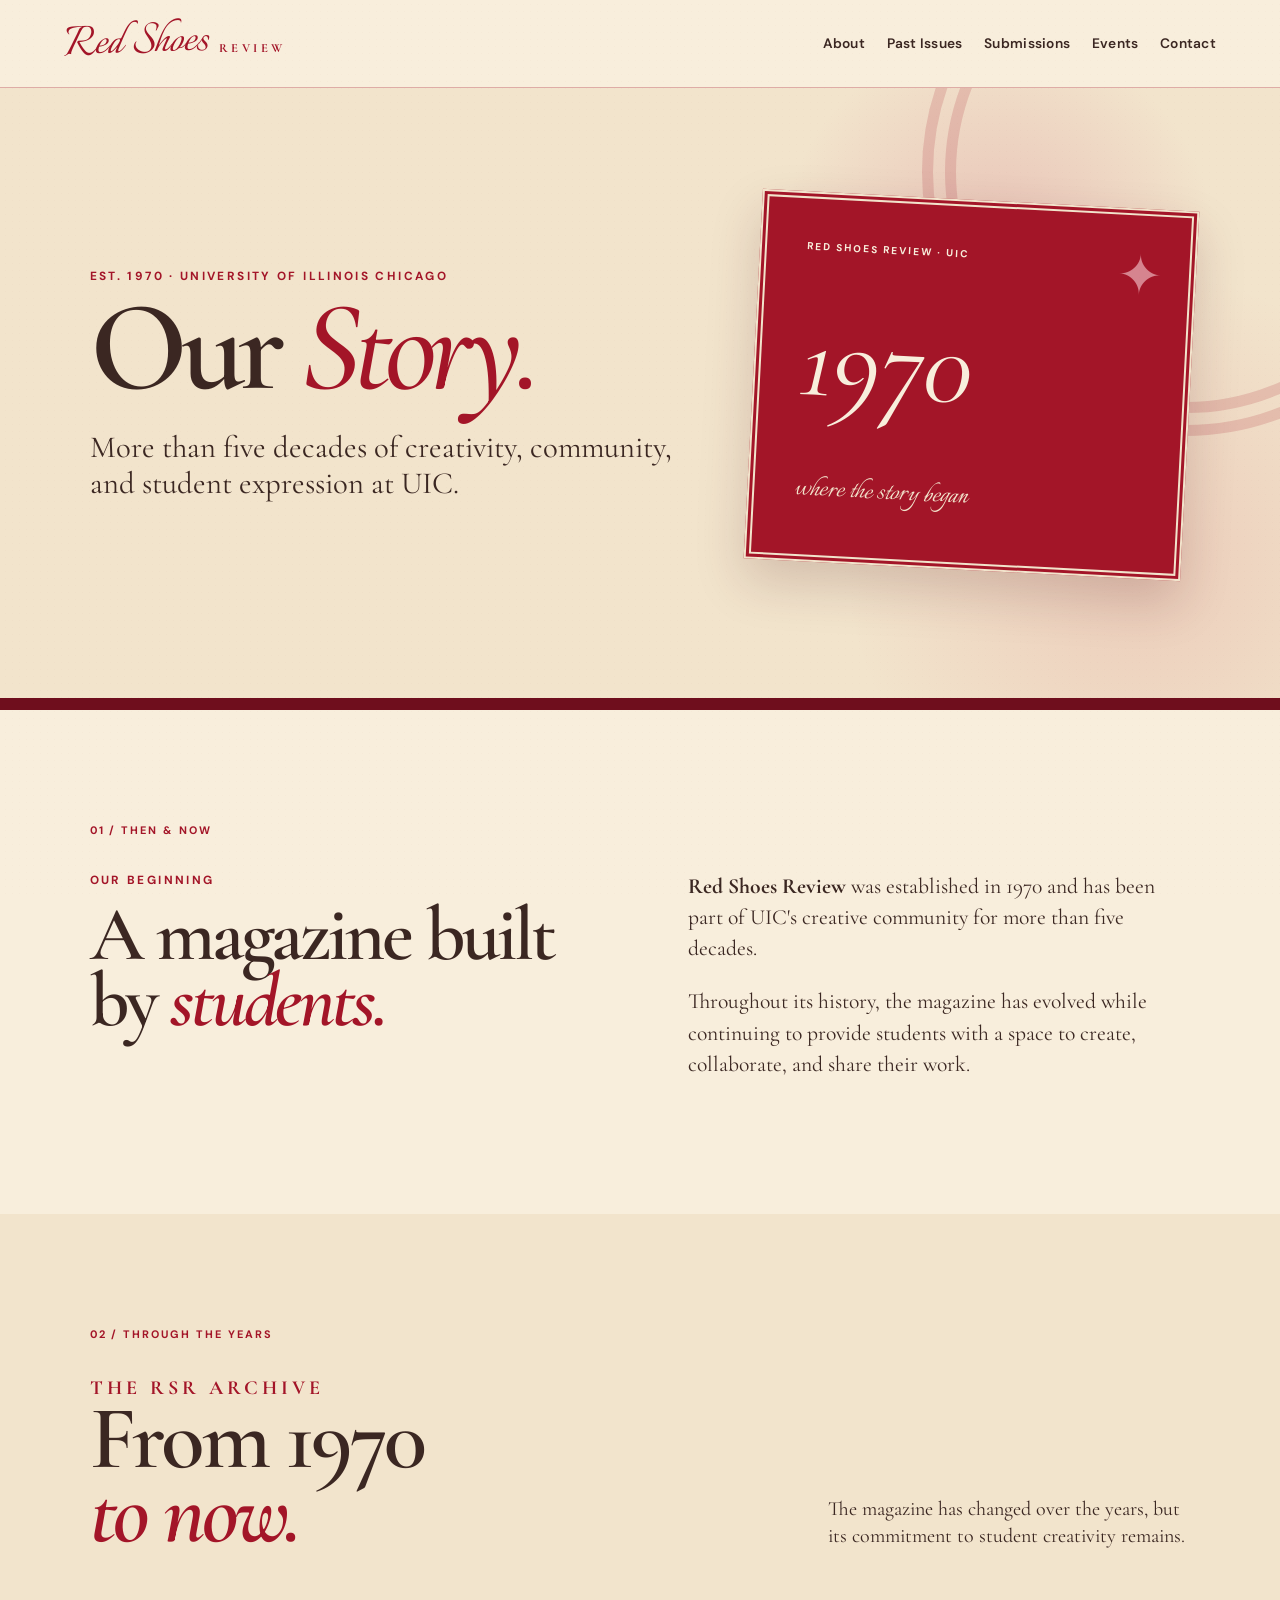
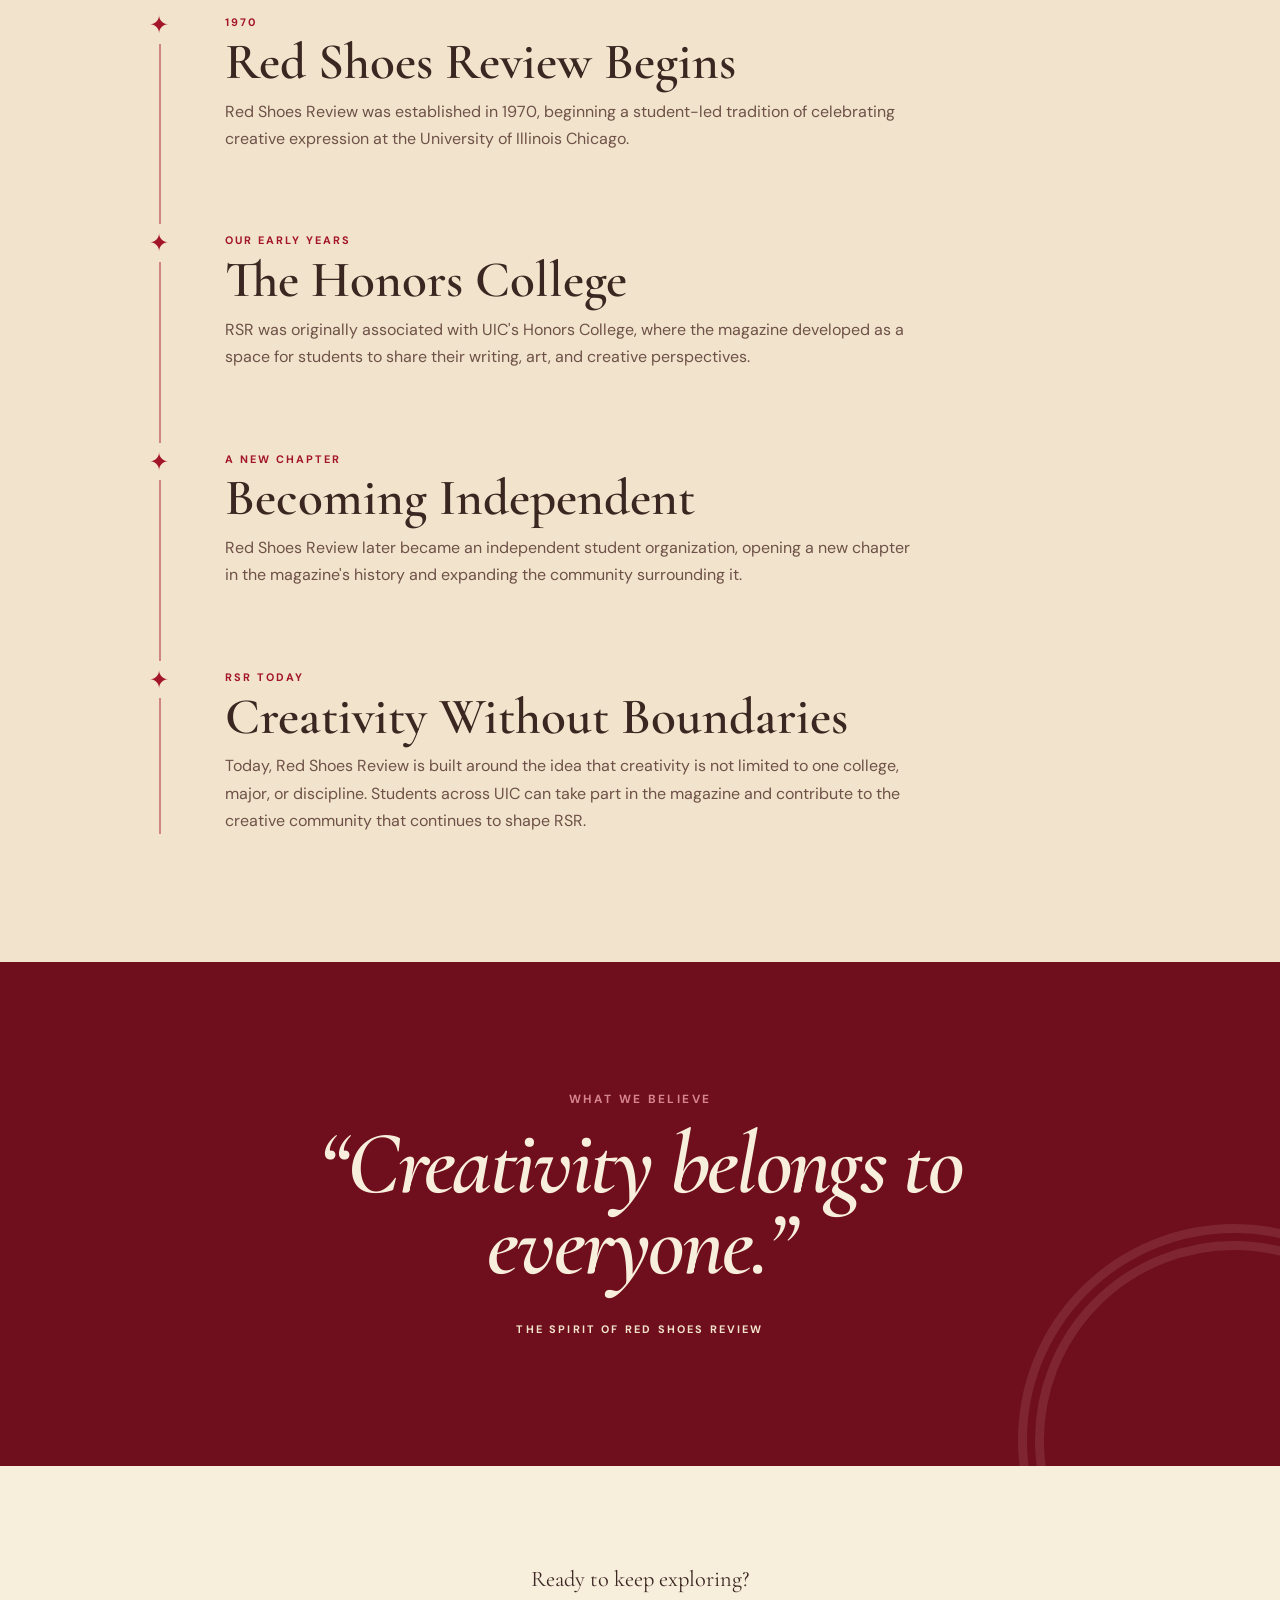
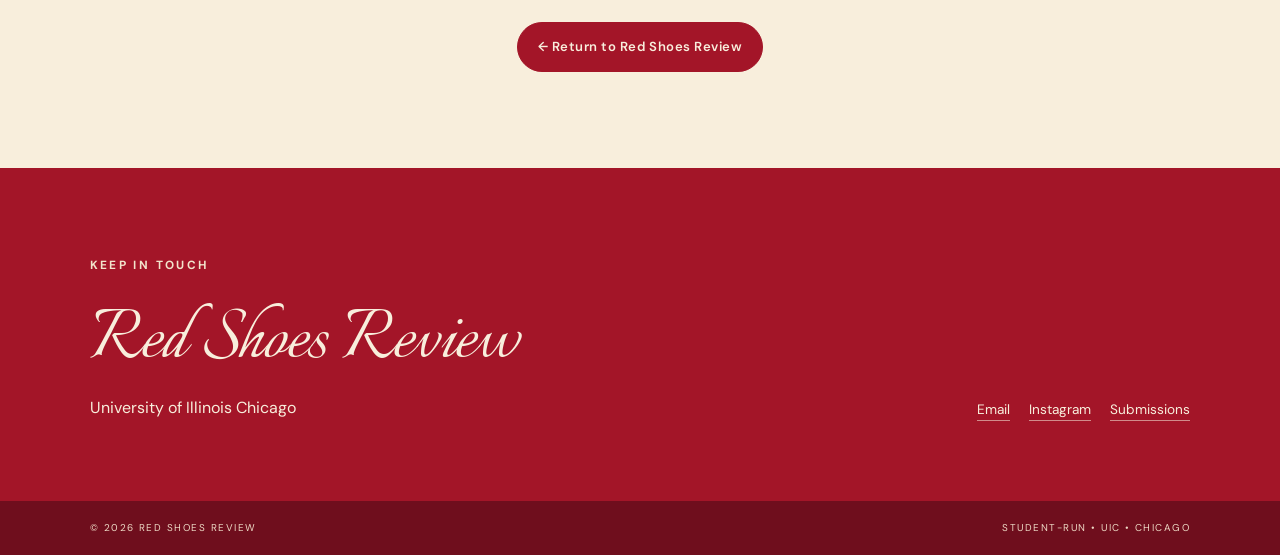
<file: story.html>
<!doctype html>
<html lang="en">
<head>
  <meta charset="utf-8" />
  <meta name="viewport" content="width=device-width, initial-scale=1" />

  <meta
    name="description"
    content="The story of Red Shoes Review, UIC's student literary and arts magazine."
  />

  <title>Our Story | Red Shoes Review</title>

  <link rel="preconnect" href="https://fonts.googleapis.com">
  <link rel="preconnect" href="https://fonts.gstatic.com" crossorigin>

  <link
    href="https://fonts.googleapis.com/css2?family=Cormorant+Garamond:ital,wght@0,500;0,600;0,700;1,600&family=DM+Sans:wght@400;500;600&family=Italianno&display=swap"
    rel="stylesheet"
  >

  <style>

    :root {
      --cream: #f2e4cc;
      --cream-light: #f8eedc;
      --cream-deep: #dfc8a7;

      --red: #a31528;
      --red-bright: #bf2037;
      --red-dark: #6f0e1d;

      --pink: #d6848f;
      --rose: #b84d60;

      --brown: #3b2722;
      --brown-soft: #6e5148;

      --line: rgba(59,39,34,.28);
      --shadow: rgba(77,20,27,.18);
    }


    * {
      box-sizing: border-box;
    }


    html {
      scroll-behavior: smooth;
    }


    body {
      margin: 0;
      color: var(--brown);
      background: var(--cream-light);
      font-family: "DM Sans", Arial, sans-serif;
      line-height: 1.55;
    }


    /* PAPER TEXTURE */

    body::before {
      content: "";
      position: fixed;
      inset: 0;
      z-index: 100;
      pointer-events: none;
      opacity: .12;

      background-image:
        radial-gradient(rgba(74,46,35,.35) .45px, transparent .45px),
        radial-gradient(rgba(120,40,45,.16) .55px, transparent .55px);

      background-size: 4px 4px, 7px 7px;
      background-position: 0 0, 2px 1px;
      mix-blend-mode: multiply;
    }


    a {
      color: inherit;
    }


    /* HEADER */

    .site-header {
      position: sticky;
      top: 0;
      z-index: 50;

      min-height: 88px;
      padding: 14px 5vw;

      display: flex;
      justify-content: space-between;
      align-items: center;
      gap: 2rem;

      background: rgba(248,238,220,.96);
      border-bottom: 1px solid rgba(163,21,40,.3);

      backdrop-filter: blur(10px);
    }


    .logo {
      text-decoration: none;

      display: flex;
      align-items: baseline;
      gap: .6rem;

      color: var(--red);
    }


    .logo-script {
      font-family: "Italianno", cursive;
      font-size: 3.25rem;
      line-height: .7;
      transform: rotate(-2deg);
    }


    .logo-small {
      font-family: "Cormorant Garamond", serif;
      font-size: .78rem;
      font-weight: 700;
      letter-spacing: .28em;
    }


    .nav {
      display: flex;
      gap: 1.35rem;
      align-items: center;
    }


    .nav a {
      text-decoration: none;
      font-size: .86rem;
      font-weight: 600;
      letter-spacing: .02em;
    }


    .nav a:hover {
      color: var(--red);
    }


    .menu-toggle {
      display: none;
      border: 0;
      background: none;
      color: var(--red);
      font-size: 1.6rem;
    }


    /* HERO */

    .story-hero {
      position: relative;
      overflow: hidden;

      min-height: 610px;
      padding: 7rem 7vw 8rem;

      display: grid;
      grid-template-columns: 1fr .75fr;
      align-items: center;
      gap: 5rem;

      background:
        radial-gradient(
          circle at 78% 27%,
          rgba(214,132,143,.36),
          transparent 20%
        ),
        radial-gradient(
          circle at 89% 78%,
          rgba(191,32,55,.12),
          transparent 24%
        ),
        var(--cream);

      border-bottom: 12px solid var(--red-dark);
    }


    .story-hero::before {
      content: "";
      position: absolute;

      width: 460px;
      height: 460px;

      right: -170px;
      top: -180px;

      border: 34px double rgba(163,21,40,.16);
      border-radius: 50%;
    }


    .eyebrow {
      margin: 0 0 .8rem;

      color: var(--red);

      font-size: .74rem;
      font-weight: 700;
      letter-spacing: .2em;
      text-transform: uppercase;
    }


    .story-hero h1 {
      margin: 0;

      max-width: 700px;

      font-family: "Cormorant Garamond", serif;
      font-size: clamp(5rem, 10vw, 9rem);
      font-weight: 600;

      line-height: .78;
      letter-spacing: -.055em;

      color: var(--brown);
    }


    .story-hero h1 em {
      color: var(--red);
      font-weight: 500;
    }


    .hero-intro {
      max-width: 620px;
      margin: 2rem 0 0;

      font-family: "Cormorant Garamond", serif;
      font-size: clamp(1.35rem, 2.4vw, 2rem);

      line-height: 1.2;
    }


    /* HERO DECORATION */

    .story-card {
      position: relative;

      min-height: 370px;
      padding: 2.5rem;

      display: flex;
      flex-direction: column;
      justify-content: space-between;

      background: var(--red);

      color: var(--cream-light);

      border: 7px double var(--cream);

      box-shadow: 0 22px 50px var(--shadow);

      transform: rotate(3deg);
    }


    .story-card::before {
      content: "✦";

      position: absolute;
      right: 1.7rem;
      top: 1.2rem;

      color: var(--pink);

      font-size: 3.4rem;
    }


    .story-card-small {
      font-size: .63rem;
      font-weight: 700;

      letter-spacing: .2em;
      text-transform: uppercase;
    }


    .story-card-year {
      margin: auto 0;

      font-family: "Cormorant Garamond", serif;
      font-size: 7rem;
      font-style: italic;

      line-height: .8;
    }


    .story-card-note {
      font-family: "Italianno", cursive;
      font-size: 2rem;

      color: var(--cream);
    }


    /* INTRO */

    .intro-section {
      padding: 7rem 7vw;

      background: var(--cream-light);
    }


    .section-label {
      margin-bottom: 2rem;

      color: var(--red);

      font-size: .68rem;
      font-weight: 700;
      letter-spacing: .18em;
    }


    .intro-grid {
      display: grid;
      grid-template-columns: 1fr 1fr;
      gap: 6rem;
    }


    .intro-grid h2 {
      margin: 0;

      font-family: "Cormorant Garamond", serif;
      font-size: clamp(3.2rem, 6vw, 6.5rem);

      line-height: .86;
      font-weight: 600;
      letter-spacing: -.04em;

      color: var(--brown);
    }


    .intro-grid h2 em {
      color: var(--red);
    }


    .intro-copy {
      max-width: 620px;

      font-family: "Cormorant Garamond", serif;
      font-size: 1.35rem;

      line-height: 1.45;
    }


    .intro-copy p:first-child {
      margin-top: 0;
    }


    /* TIMELINE */

    .timeline-section {
      padding: 7rem 7vw 8rem;

      background: var(--cream);
    }


    .timeline-heading {
      display: grid;
      grid-template-columns: 1fr .55fr;
      gap: 5rem;

      align-items: end;

      margin-bottom: 4rem;
    }


    .timeline-heading h2 {
      margin: 0;

      font-family: "Cormorant Garamond", serif;
      font-size: clamp(3.6rem, 7vw, 7rem);

      font-weight: 600;
      line-height: .83;
      letter-spacing: -.04em;
    }


    .timeline-heading h2 em {
      color: var(--red);
    }


    .timeline-heading p {
      margin: 0;

      font-family: "Cormorant Garamond", serif;
      font-size: 1.25rem;

      line-height: 1.35;
    }


    .timeline {
      max-width: 1000px;
      margin: 0 auto;
    }


    .timeline-item {
      position: relative;

      margin-left: 1.2rem;
      padding: 0 0 5rem 4rem;

      border-left: 2px solid rgba(163,21,40,.45);
    }


    .timeline-item:last-child {
      padding-bottom: 0;
    }


    .timeline-item::before {
      content: "✦";

      position: absolute;
      left: -16px;
      top: -8px;

      padding: 0 4px;

      background: var(--cream);
      color: var(--red);

      font-size: 1.5rem;
    }


    .year {
      margin: 0 0 .5rem;

      color: var(--red);

      font-size: .68rem;
      font-weight: 700;
      letter-spacing: .18em;

      text-transform: uppercase;
    }


    .timeline-item h3 {
      margin: 0 0 .8rem;

      font-family: "Cormorant Garamond", serif;
      font-size: clamp(2.4rem, 4vw, 4rem);

      font-weight: 600;
      line-height: .9;

      color: var(--brown);
    }


    .timeline-item p:not(.year) {
      max-width: 700px;
      margin: 0;

      font-size: 1rem;
      line-height: 1.7;

      color: var(--brown-soft);
    }


    /* BELIEF */

    .belief {
      position: relative;
      overflow: hidden;

      padding: 8rem 8vw;

      text-align: center;

      background: var(--red-dark);
      color: var(--cream-light);
    }


    .belief::after {
      content: "";

      position: absolute;

      width: 380px;
      height: 380px;

      right: -170px;
      bottom: -190px;

      border: 26px double rgba(242,228,204,.11);
      border-radius: 50%;

      pointer-events: none;
    }


    .belief .eyebrow {
      color: var(--pink);
    }


    .belief blockquote {
      max-width: 900px;
      margin: 1rem auto 0;

      font-family: "Cormorant Garamond", serif;
      font-size: clamp(3rem, 7vw, 6.8rem);

      font-weight: 600;
      font-style: italic;

      line-height: .9;
      letter-spacing: -.03em;
    }


    .belief span {
      display: block;

      margin-top: 2.2rem;

      color: var(--cream);

      font-size: .68rem;
      font-weight: 700;
      letter-spacing: .2em;

      text-transform: uppercase;
    }


    /* RETURN */

    .return-section {
      padding: 6rem 7vw;

      text-align: center;

      background: var(--cream-light);
    }


    .return-section p {
      margin: 0 0 1.6rem;

      font-family: "Cormorant Garamond", serif;
      font-size: 1.4rem;
    }


    .button {
      display: inline-block;

      padding: .88rem 1.25rem;

      border: 1px solid var(--red);
      border-radius: 999px;

      background: var(--red);
      color: var(--cream-light);

      text-decoration: none;

      font-size: .82rem;
      font-weight: 600;
      letter-spacing: .04em;

      transition: .2s ease;
    }


    .button:hover {
      background: var(--red-dark);
      border-color: var(--red-dark);

      transform: translateY(-2px);
    }


    /* CONTACT */

    .contact-section {
      padding: 5rem 7vw;

      display: flex;
      justify-content: space-between;
      align-items: end;

      gap: 4rem;

      background: var(--red);
      color: var(--cream-light);
    }


    .contact-section .eyebrow {
      color: var(--cream);
    }


    .contact-section h2 {
      margin: 0;

      font-family: "Italianno", cursive;
      font-size: 5.3rem;

      font-weight: 400;
      line-height: .8;
    }


    .contact-section p {
      margin: .5rem 0 0;
    }


    .contact-links {
      display: flex;
      gap: 1.2rem;
      flex-wrap: wrap;
    }


    .contact-links a {
      color: var(--cream-light);

      text-decoration: none;

      border-bottom: 1px solid rgba(248,238,220,.55);

      font-size: .85rem;
    }


    footer {
      display: flex;
      justify-content: space-between;

      gap: 1rem;

      padding: 1.2rem 7vw;

      background: var(--red-dark);
      color: #edd9c5;

      font-size: .62rem;
      letter-spacing: .15em;
    }


    /* MOBILE */

    @media (max-width: 950px) {

      .menu-toggle {
        display: block;
      }


      .nav {
        display: none;

        position: absolute;

        top: 100%;
        left: 0;
        right: 0;

        padding: 1.2rem 5vw 1.6rem;

        background: var(--cream-light);

        border-bottom: 1px solid rgba(163,21,40,.22);

        flex-direction: column;
        align-items: flex-start;
      }


      .nav.open {
        display: flex;
      }


      .story-hero {
        grid-template-columns: 1fr;

        gap: 3rem;

        padding-top: 5rem;
      }


      .story-card {
        max-width: 520px;
        width: 100%;

        transform: none;
      }


      .intro-grid,
      .timeline-heading {
        grid-template-columns: 1fr;

        gap: 2rem;
      }

    }


    @media (max-width: 620px) {

      .site-header {
        min-height: 74px;
      }


      .logo-script {
        font-size: 2.65rem;
      }


      .logo-small {
        display: none;
      }


      .story-hero {
        min-height: auto;

        padding: 4.5rem 6vw 6rem;
      }


      .story-hero h1 {
        font-size: clamp(4.5rem, 21vw, 7rem);
      }


      .story-card {
        min-height: 300px;
      }


      .story-card-year {
        font-size: 5rem;
      }


      .intro-section,
      .timeline-section {
        padding: 5rem 6vw;
      }


      .timeline-item {
        margin-left: .5rem;
        padding-left: 2rem;
      }


      .belief {
        padding: 6rem 6vw;
      }


      .contact-section,
      footer {
        flex-direction: column;
        align-items: flex-start;
      }


      .contact-section h2 {
        font-size: 4.2rem;
      }

    }

  </style>

</head>


<body>


  <!-- HEADER -->

  <header class="site-header">

    <a class="logo" href="index.html" aria-label="Red Shoes Review home">
      <span class="logo-script">Red Shoes</span>
      <span class="logo-small">REVIEW</span>
    </a>


    <button
      class="menu-toggle"
      aria-label="Open navigation"
      aria-expanded="false"
    >
      ☰
    </button>


    <nav class="nav" aria-label="Main navigation">

      <a href="index.html#about">About</a>

      <a href="index.html#issues">Past Issues</a>

      <a href="index.html#submissions">Submissions</a>

      <a href="index.html#events">Events</a>

      <a href="index.html#contact">Contact</a>

    </nav>

  </header>



  <main>


    <!-- HERO -->

    <section class="story-hero">

      <div>

        <p class="eyebrow">
          EST. 1970 · UNIVERSITY OF ILLINOIS CHICAGO
        </p>

        <h1>
          Our <em>Story.</em>
        </h1>

        <p class="hero-intro">
          More than five decades of creativity, community,
          and student expression at UIC.
        </p>

      </div>


      <div class="story-card" aria-hidden="true">

        <span class="story-card-small">
          RED SHOES REVIEW · UIC
        </span>

        <div class="story-card-year">
          1970
        </div>

        <span class="story-card-note">
          where the story began
        </span>

      </div>

    </section>



    <!-- INTRO -->

    <section class="intro-section">

      <div class="section-label">
        01 / THEN & NOW
      </div>


      <div class="intro-grid">

        <div>

          <p class="eyebrow">
            OUR BEGINNING
          </p>

          <h2>
            A magazine built by
            <em>students.</em>
          </h2>

        </div>


        <div class="intro-copy">

          <p>
            <strong>Red Shoes Review</strong> was established in
            1970 and has been part of UIC's creative community
            for more than five decades.
          </p>

          <p>
            Throughout its history, the magazine has evolved
            while continuing to provide students with a space
            to create, collaborate, and share their work.
          </p>

        </div>

      </div>

    </section>



    <!-- TIMELINE -->

    <section class="timeline-section">


      <div class="section-label">
        02 / THROUGH THE YEARS
      </div>


      <div class="timeline-heading">

        <div>

          <p class="eyebrow">
            THE RSR ARCHIVE
          </p>

          <h2>
            From 1970<br>
            <em>to now.</em>
          </h2>

        </div>


        <p>
          The magazine has changed over the years,
          but its commitment to student creativity remains.
        </p>

      </div>



      <div class="timeline">


        <article class="timeline-item">

          <p class="year">
            1970
          </p>

          <h3>
            Red Shoes Review Begins
          </h3>

          <p>
            Red Shoes Review was established in 1970, beginning
            a student-led tradition of celebrating creative
            expression at the University of Illinois Chicago.
          </p>

        </article>



        <article class="timeline-item">

          <p class="year">
            OUR EARLY YEARS
          </p>

          <h3>
            The Honors College
          </h3>

          <p>
            RSR was originally associated with UIC's Honors College,
            where the magazine developed as a space for students
            to share their writing, art, and creative perspectives.
          </p>

        </article>



        <article class="timeline-item">

          <p class="year">
            A NEW CHAPTER
          </p>

          <h3>
            Becoming Independent
          </h3>

          <p>
            Red Shoes Review later became an independent student
            organization, opening a new chapter in the magazine's
            history and expanding the community surrounding it.
          </p>

        </article>



        <article class="timeline-item">

          <p class="year">
            RSR TODAY
          </p>

          <h3>
            Creativity Without Boundaries
          </h3>

          <p>
            Today, Red Shoes Review is built around the idea that
            creativity is not limited to one college, major, or
            discipline. Students across UIC can take part in the
            magazine and contribute to the creative community that
            continues to shape RSR.
          </p>

        </article>


      </div>

    </section>



    <!-- BELIEF -->

    <section class="belief">

      <p class="eyebrow">
        WHAT WE BELIEVE
      </p>

      <blockquote>
        “Creativity belongs to everyone.”
      </blockquote>

      <span>
        THE SPIRIT OF RED SHOES REVIEW
      </span>

    </section>



    <!-- RETURN -->

    <section class="return-section">

      <p>
        Ready to keep exploring?
      </p>

      <a class="button" href="index.html">
        ← Return to Red Shoes Review
      </a>

    </section>



    <!-- CONTACT -->

    
<section class="contact-section">

  <div>

    <p class="eyebrow">
      KEEP IN TOUCH
    </p>

    <h2 style="margin-top: 20px; line-height: 1.1;">
      Red Shoes Review
    </h2>

    <p>
      University of Illinois Chicago
    </p>

  </div>



      <div class="contact-links">

        <a href="mailto:UIC.redshoes@gmail.com">
          Email
        </a>

        <a
          href="https://www.instagram.com/redshoesreview/"
          target="_blank"
          rel="noopener noreferrer"
        >
          Instagram
        </a>

        <a href="index.html#submissions">
          Submissions
        </a>

      </div>

    </section>


  </main>



  <footer>

    <span>
      © 2026 RED SHOES REVIEW
    </span>

    <span>
      STUDENT-RUN • UIC • CHICAGO
    </span>

  </footer>



  <script>

    const toggle = document.querySelector('.menu-toggle');
    const nav = document.querySelector('.nav');


    if (toggle && nav) {

      toggle.addEventListener('click', () => {

        const open = nav.classList.toggle('open');

        toggle.setAttribute(
          'aria-expanded',
          String(open)
        );

      });


      nav.querySelectorAll('a').forEach(link =>

        link.addEventListener('click', () => {

          nav.classList.remove('open');

          toggle.setAttribute(
            'aria-expanded',
            'false'
          );

        })

      );

    }

  </script>


</body>
</html>
</file>
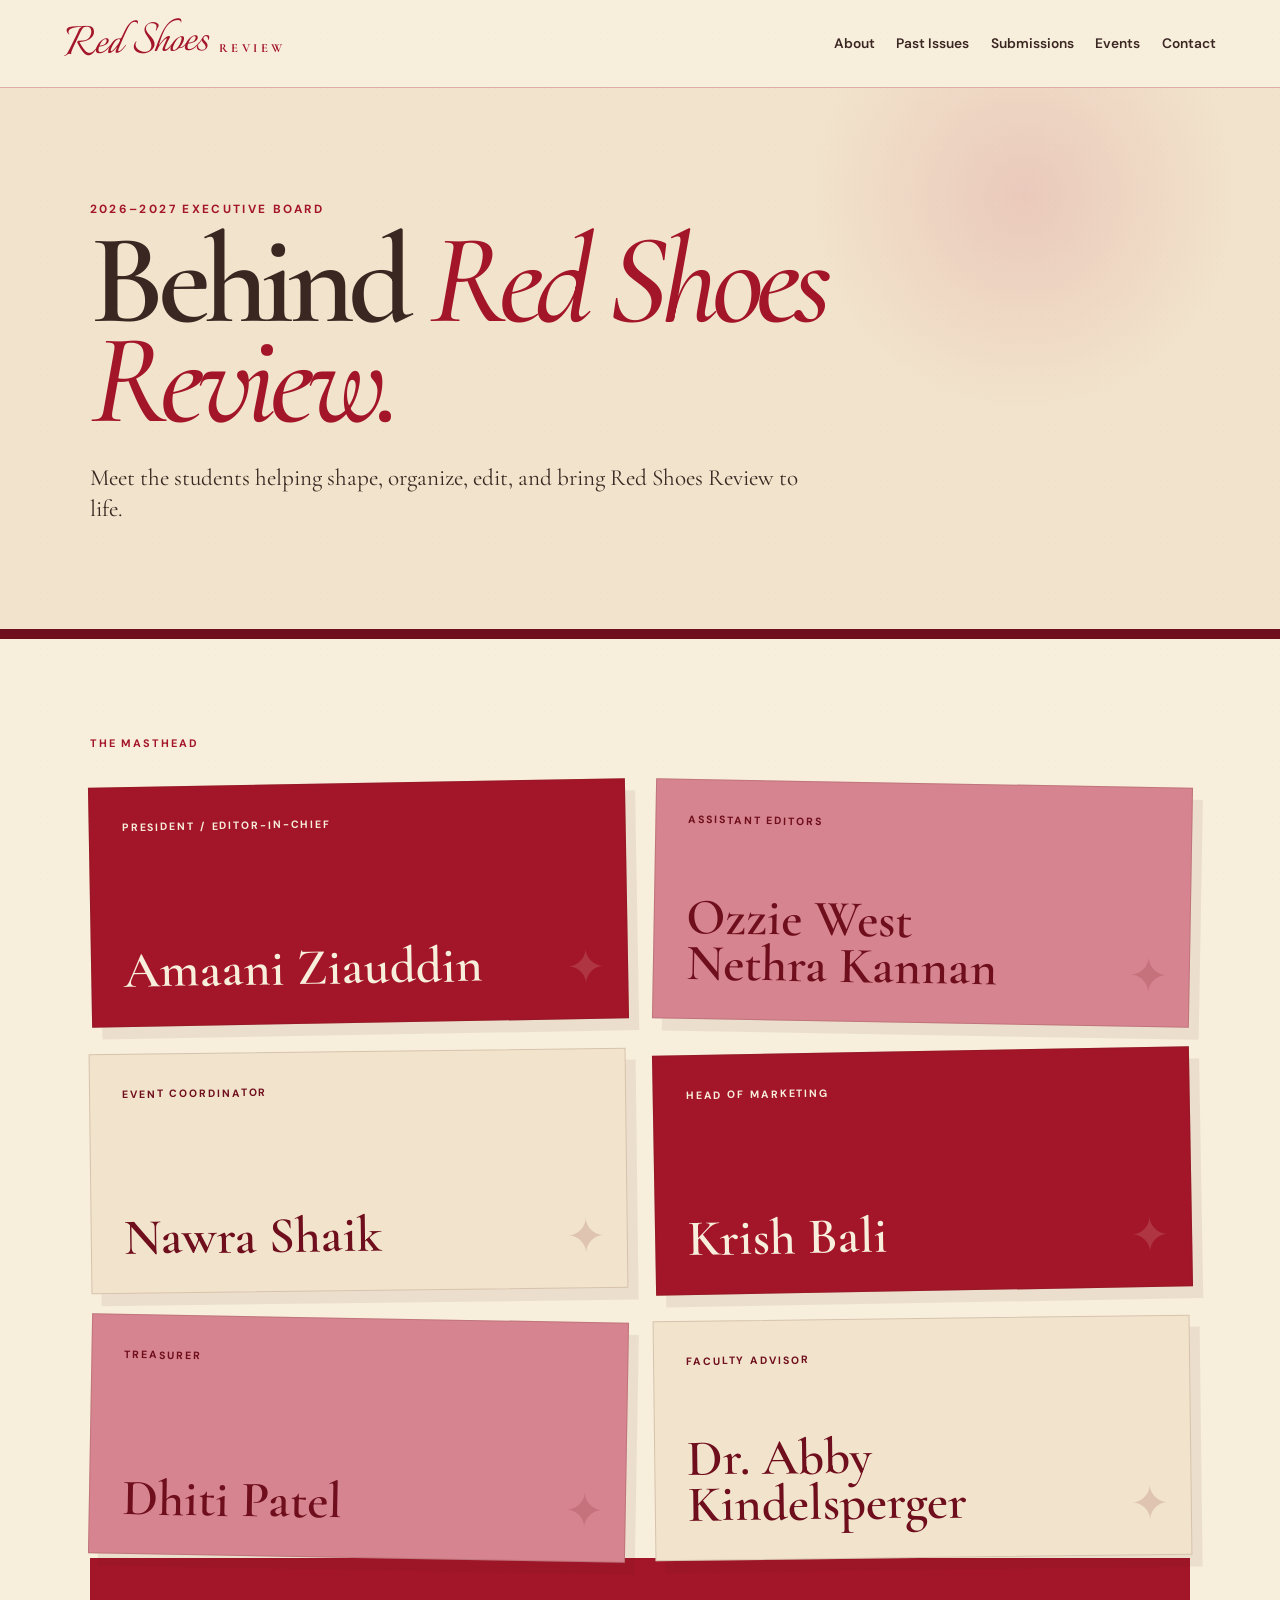
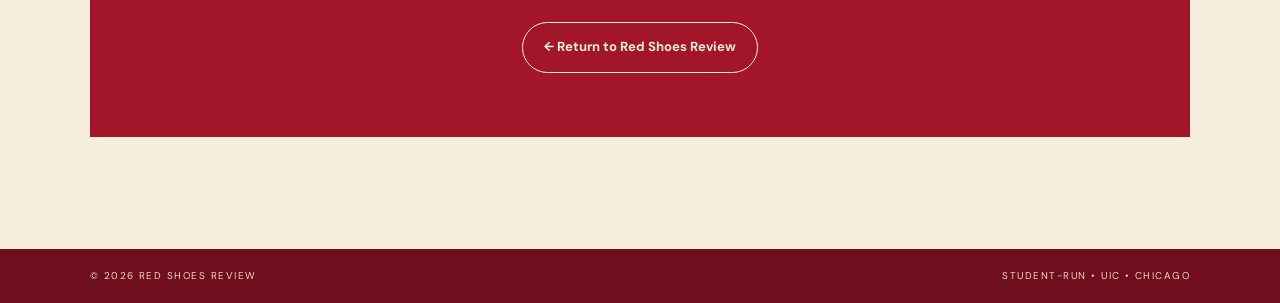
<file: team.html>
<!doctype html>
<html lang="en">
<head>
  <meta charset="utf-8" />
  <meta name="viewport" content="width=device-width, initial-scale=1" />
  <meta name="description" content="Meet the Red Shoes Review executive board at the University of Illinois Chicago." />
  <title>Meet the Team | Red Shoes Review</title>

  <link rel="preconnect" href="https://fonts.googleapis.com">
  <link rel="preconnect" href="https://fonts.gstatic.com" crossorigin>
  <link href="https://fonts.googleapis.com/css2?family=Cormorant+Garamond:ital,wght@0,500;0,600;0,700;1,600&family=DM+Sans:wght@400;500;600&family=Italianno&display=swap" rel="stylesheet">

  <style>
    :root {
      --cream: #f2e4cc;
      --cream-light: #f8eedc;
      --cream-deep: #dfc8a7;
      --red: #a31528;
      --red-bright: #bf2037;
      --red-dark: #6f0e1d;
      --pink: #d6848f;
      --rose: #b84d60;
      --brown: #3b2722;
      --brown-soft: #6e5148;
      --line: rgba(59,39,34,.28);
      --shadow: rgba(77,20,27,.18);
    }

    * { box-sizing: border-box; }

    html { scroll-behavior: smooth; }

    body {
      margin: 0;
      color: var(--brown);
      background: var(--cream-light);
      font-family: "DM Sans", Arial, sans-serif;
      line-height: 1.55;
    }

    body::before {
      content: "";
      position: fixed;
      inset: 0;
      z-index: 100;
      pointer-events: none;
      opacity: .12;
      background-image:
        radial-gradient(rgba(74,46,35,.35) .45px, transparent .45px),
        radial-gradient(rgba(120,40,45,.16) .55px, transparent .55px);
      background-size: 4px 4px, 7px 7px;
      background-position: 0 0, 2px 1px;
      mix-blend-mode: multiply;
    }

    a { color: inherit; }

    .site-header {
      position: sticky;
      top: 0;
      z-index: 50;
      min-height: 88px;
      padding: 14px 5vw;
      display: flex;
      justify-content: space-between;
      align-items: center;
      gap: 2rem;
      background: rgba(248, 238, 220, .96);
      border-bottom: 1px solid rgba(163,21,40,.3);
      backdrop-filter: blur(10px);
    }

    .logo {
      text-decoration: none;
      display: flex;
      align-items: baseline;
      gap: .6rem;
      color: var(--red);
    }

    .logo-script {
      font-family: "Italianno", cursive;
      font-size: 3.25rem;
      line-height: .7;
      transform: rotate(-2deg);
    }

    .logo-small {
      font-family: "Cormorant Garamond", serif;
      font-size: .78rem;
      font-weight: 700;
      letter-spacing: .28em;
    }

    .nav {
      display: flex;
      gap: 1.35rem;
      align-items: center;
    }

    .nav a {
      text-decoration: none;
      font-size: .86rem;
      font-weight: 600;
    }

    .nav a:hover { color: var(--red); }

    .menu-toggle {
      display: none;
      border: 0;
      background: none;
      color: var(--red);
      font-size: 1.6rem;
    }

    .team-hero {
      padding: 7rem 7vw 5rem;
      background:
        radial-gradient(circle at 80% 20%, rgba(214,132,143,.28), transparent 20%),
        var(--cream);
      border-bottom: 10px solid var(--red-dark);
    }

    .eyebrow {
      margin: 0 0 .8rem;
      color: var(--red);
      font-size: .74rem;
      font-weight: 700;
      letter-spacing: .2em;
      text-transform: uppercase;
    }

    .team-hero h1 {
      margin: 0;
      max-width: 950px;
      font-family: "Cormorant Garamond", serif;
      font-size: clamp(4.8rem, 10vw, 9rem);
      font-weight: 600;
      line-height: .78;
      letter-spacing: -.055em;
    }

    .team-hero h1 em {
      color: var(--red);
      font-weight: 500;
    }

    .hero-copy {
      max-width: 720px;
      margin-top: 2rem;
      font-family: "Cormorant Garamond", serif;
      font-size: 1.45rem;
      line-height: 1.35;
    }

    .masthead {
      padding: 6rem 7vw 7rem;
      background: var(--cream-light);
    }

    .section-label {
      color: var(--red);
      font-size: .68rem;
      font-weight: 700;
      letter-spacing: .18em;
      margin-bottom: 2rem;
    }

    .masthead-grid {
      display: grid;
      grid-template-columns: repeat(2, 1fr);
      gap: 1.7rem;
      align-items: stretch;
    }

    .staff-card {
      min-height: 240px;
      padding: 2rem;
      display: flex;
      flex-direction: column;
      justify-content: space-between;
      border: 1px solid rgba(90,46,37,.18);
      box-shadow: 10px 12px 0 rgba(91,38,35,.08);
      position: relative;
      overflow: hidden;
    }

    .staff-card::after {
      content: "✦";
      position: absolute;
      right: 1.3rem;
      bottom: .7rem;
      font-family: "Cormorant Garamond", serif;
      font-size: 3rem;
      opacity: .15;
    }

    .card-red {
      background: var(--red);
      color: var(--cream-light);
      transform: rotate(-1deg);
    }

    .card-pink {
      background: var(--pink);
      color: var(--red-dark);
      transform: rotate(1deg);
    }

    .card-cream {
      background: var(--cream);
      color: var(--red-dark);
      transform: rotate(-.7deg);
    }

    .card-deep {
      background: var(--red-dark);
      color: var(--cream-light);
      transform: rotate(.7deg);
    }

    .role {
      margin: 0 0 1.6rem;
      font-size: .66rem;
      font-weight: 700;
      letter-spacing: .18em;
      text-transform: uppercase;
    }

    .staff-card h2 {
      margin: 0;
      font-family: "Cormorant Garamond", serif;
      font-size: clamp(2.4rem, 4vw, 4rem);
      line-height: .9;
      font-weight: 600;
    }

    .staff-card p.names {
      margin: .8rem 0 0;
      font-family: "Cormorant Garamond", serif;
      font-size: 1.45rem;
      line-height: 1.3;
    }

    .advisor {
      margin-top: 3rem;
      padding: 3rem;
      background: #ecd8bf;
      border: 1px solid var(--line);
      text-align: center;
    }

    .advisor h2 {
      margin: .4rem 0;
      font-family: "Cormorant Garamond", serif;
      font-size: clamp(2.8rem, 5vw, 5rem);
      color: var(--red-dark);
    }

    .advisor p {
      margin: 0;
      font-family: "Cormorant Garamond", serif;
      font-size: 1.2rem;
    }

    .back-section {
      padding: 4rem 7vw;
      text-align: center;
      background: var(--red);
      color: var(--cream-light);
    }

    .back-section a {
      display: inline-block;
      padding: .9rem 1.3rem;
      border: 1px solid var(--cream-light);
      border-radius: 999px;
      color: var(--cream-light);
      text-decoration: none;
      font-size: .82rem;
      font-weight: 700;
    }

    .back-section a:hover {
      background: var(--cream-light);
      color: var(--red);
    }

    footer {
      display: flex;
      justify-content: space-between;
      gap: 1rem;
      padding: 1.2rem 7vw;
      background: var(--red-dark);
      color: #edd9c5;
      font-size: .62rem;
      letter-spacing: .15em;
    }

    @media (max-width: 950px) {
      .menu-toggle { display: block; }

      .nav {
        display: none;
        position: absolute;
        top: 100%;
        left: 0;
        right: 0;
        padding: 1.2rem 5vw 1.6rem;
        background: var(--cream-light);
        border-bottom: 1px solid rgba(163,21,40,.22);
        flex-direction: column;
        align-items: flex-start;
      }

      .nav.open { display: flex; }

      .masthead-grid {
        grid-template-columns: 1fr;
      }

      .staff-card,
      .card-red,
      .card-pink,
      .card-cream,
      .card-deep {
        transform: none;
      }
    }

    @media (max-width: 620px) {
      .site-header { min-height: 74px; }

      .logo-script { font-size: 2.65rem; }

      .logo-small {
        display: inline;
        font-size: .68rem;
        letter-spacing: .22em;
      }

      .team-hero {
        padding: 5rem 6vw 4rem;
      }

      .masthead {
        padding: 5rem 6vw;
      }

      .advisor {
        padding: 2rem 1.3rem;
      }

      footer {
        flex-direction: column;
        align-items: flex-start;
      }
    }
  </style>
</head>

<body>

  <header class="site-header">
    <a class="logo" href="index.html" aria-label="Red Shoes Review home">
      <span class="logo-script">Red Shoes</span>
      <span class="logo-small">REVIEW</span>
    </a>

    <button class="menu-toggle" aria-label="Open navigation" aria-expanded="false">☰</button>

    <nav class="nav" aria-label="Main navigation">
      <a href="index.html#about">About</a>
      <a href="index.html#issues">Past Issues</a>
      <a href="index.html#submissions">Submissions</a>
      <a href="index.html#events">Events</a>
      <a href="index.html#contact">Contact</a>
    </nav>
  </header>

  <main>

    <section class="team-hero">
      <p class="eyebrow">2026–2027 EXECUTIVE BOARD</p>
      <h1>Behind <em>Red Shoes Review.</em></h1>
      <p class="hero-copy">
        Meet the students helping shape, organize, edit, and bring Red Shoes Review to life.
      </p>
    </section>

    <section class="masthead">
      <div class="section-label">THE MASTHEAD</div>

      <div class="masthead-grid">

        <article class="staff-card card-red">
          <p class="role">PRESIDENT / EDITOR-IN-CHIEF</p>
          <h2>Amaani Ziauddin</h2>
        </article>

        <article class="staff-card card-pink">
          <p class="role">ASSISTANT EDITORS</p>
          <h2>Ozzie West<br>Nethra Kannan</h2>
        </article>

        <article class="staff-card card-cream">
          <p class="role">EVENT COORDINATOR</p>
          <h2>Nawra Shaik</h2>
        </article>

        <article class="staff-card card-red">
          <p class="role">HEAD OF MARKETING</p>
          <h2>Krish Bali</h2>
        </article>

        <article class="staff-card card-pink">
          <p class="role">TREASURER</p>
          <h2>Dhiti Patel</h2>
        </article>

        <article class="staff-card card-cream">
  <p class="role">FACULTY ADVISOR</p>
  <h2>Dr. Abby Kindelsperger</h2>
</article>

      </div>

    <section class="back-section">
      <a href="index.html">← Return to Red Shoes Review</a>
    </section>

  </main>

  <footer>
    <span>© 2026 RED SHOES REVIEW</span>
    <span>STUDENT-RUN • UIC • CHICAGO</span>
  </footer>

  <script>
    const toggle = document.querySelector('.menu-toggle');
    const nav = document.querySelector('.nav');

    if (toggle && nav) {
      toggle.addEventListener('click', () => {
        const open = nav.classList.toggle('open');
        toggle.setAttribute('aria-expanded', String(open));
      });

      nav.querySelectorAll('a').forEach(link => link.addEventListener('click', () => {
        nav.classList.remove('open');
        toggle.setAttribute('aria-expanded', 'false');
      }));
    }
  </script>

</body>
</html>
</file>
